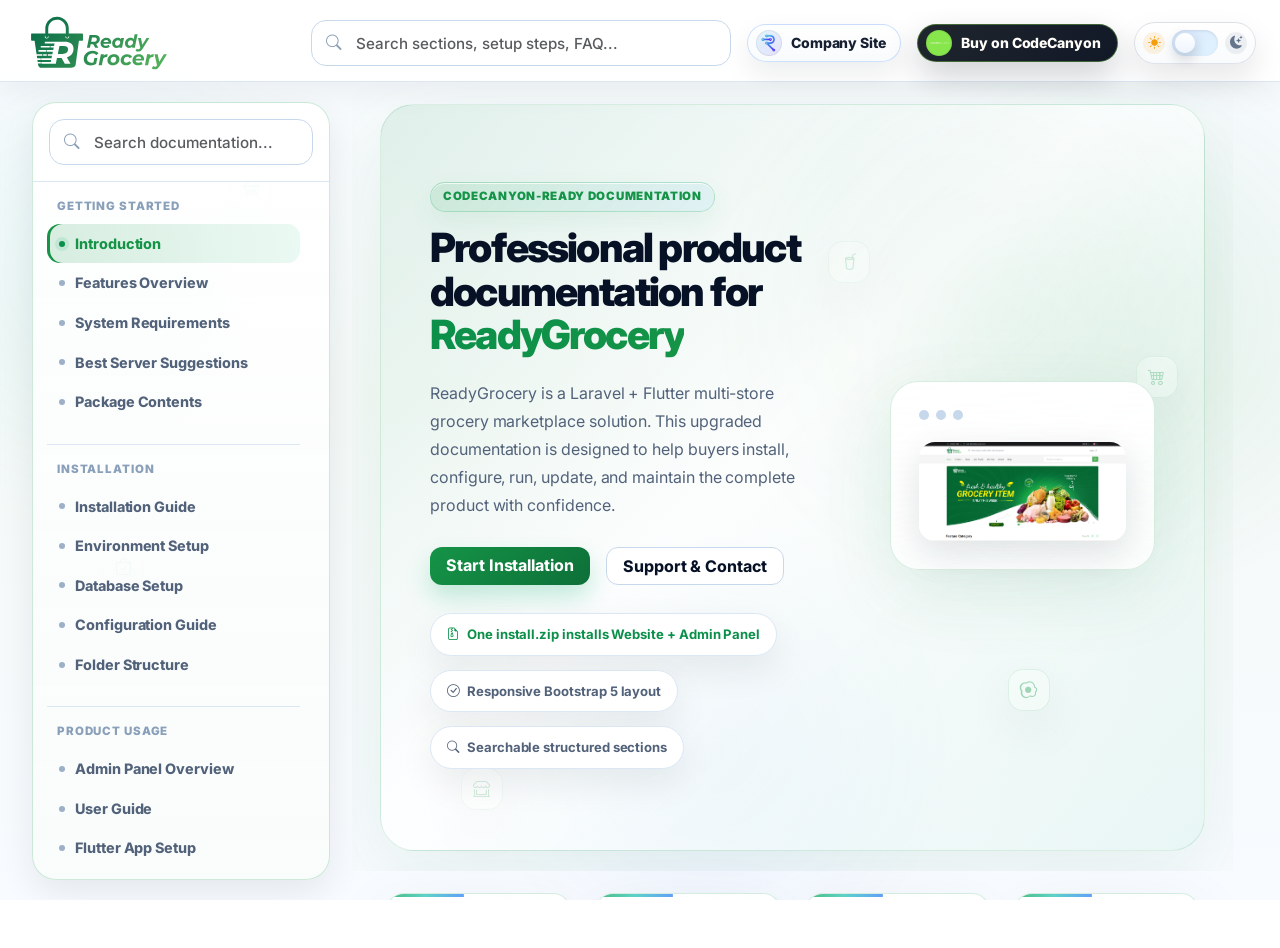
<file: index.html>
<!DOCTYPE html>
<html lang="en">
<head>
  <meta charset="utf-8">
  <meta http-equiv="X-UA-Compatible" content="IE=edge">
  <meta name="viewport" content="width=device-width, initial-scale=1">
  <title>ReadyGrocery Documentation | Premium Installation & User Guide</title>
  <meta name="description" content="Complete ReadyGrocery installation and user documentation. Install the Website and Admin Panel together from one install.zip package, then configure the Laravel system and Flutter mobile app.">
  <meta name="keywords" content="ReadyGrocery documentation, ReadyGrocery install.zip, Website and Admin Panel installation, Laravel grocery marketplace, Flutter grocery app, CodeCanyon documentation">
  <meta name="author" content="RazinSoft">
  <meta name="robots" content="index, follow">
  <meta name="theme-color" content="#163a2f">
  <meta property="og:type" content="website">
  <meta property="og:title" content="ReadyGrocery Documentation">
  <meta property="og:description" content="Modern, structured, and user-friendly documentation for the ReadyGrocery CodeCanyon product.">
  <meta property="og:image" content="assets/images/features/Product-Screen/project-lending.png">
  <meta property="og:url" content="./index.html">
  <link rel="canonical" href="./index.html">
  <link rel="shortcut icon" href="assets/images/project-fev-icon.png" type="image/x-icon">
  <link rel="preconnect" href="https://fonts.googleapis.com">
  <link rel="preconnect" href="https://fonts.gstatic.com" crossorigin>
  <link href="https://fonts.googleapis.com/css2?family=Inter:wght@400;500;600;700;800;900&family=JetBrains+Mono:wght@400;500;600&display=swap" rel="stylesheet">
  <link href="https://cdn.jsdelivr.net/npm/bootstrap@5.3.3/dist/css/bootstrap.min.css" rel="stylesheet" integrity="sha384-QWTKZyjpPEjISv5WaRU9OFeRpok6YctnYmDr5pNlyT2bRjXh0JMhjY6hW+ALEwIH" crossorigin="anonymous">
  <link rel="stylesheet" href="https://cdn.jsdelivr.net/npm/bootstrap-icons@1.11.3/font/bootstrap-icons.min.css">
  <link rel="stylesheet" href="assets/css/customize.css">
  <script type="application/ld+json">
    {
      "@context": "https://schema.org",
      "@type": "TechArticle",
      "headline": "ReadyGrocery Documentation",
      "description": "Installation and user documentation for the ReadyGrocery Laravel and Flutter marketplace product.",
      "author": {
        "@type": "Organization",
        "name": "RazinSoft"
      },
      "publisher": {
        "@type": "Organization",
        "name": "RazinSoft"
      },
      "about": {
        "@type": "SoftwareApplication",
        "name": "ReadyGrocery",
        "applicationCategory": "BusinessApplication"
      }
    }
  </script>
</head>
<body tabindex="0">
  <a class="skip-link" href="#main-content">Skip to content</a>
  <div class="reading-progress" aria-hidden="true"><span id="reading-progress-bar"></span></div>
  <div class="grocery-orbit" aria-hidden="true">
    <span class="grocery-float grocery-float-1"><i class="bi bi-basket2"></i></span>
    <span class="grocery-float grocery-float-2"><i class="bi bi-cart4"></i></span>
    <span class="grocery-float grocery-float-3"><i class="bi bi-bag-check"></i></span>
    <span class="grocery-float grocery-float-4"><i class="bi bi-egg-fried"></i></span>
    <span class="grocery-float grocery-float-5"><i class="bi bi-cup-straw"></i></span>
    <span class="grocery-float grocery-float-6"><i class="bi bi-shop-window"></i></span>
  </div>

  <header class="topbar sticky-top">
    <div class="container-xl px-3 px-lg-4 topbar-container">
      <div class="d-flex align-items-center justify-content-between gap-3 py-3">
        <a class="brand d-flex align-items-center text-decoration-none" href="#hero">
          <img src="assets/images/project-main-logo.svg" alt="ReadyGrocery logo" class="brand-logo">
        </a>

        <div class="d-flex align-items-center gap-2 gap-lg-3">
          <form class="search-shell d-none d-lg-flex" role="search">
            <i class="bi bi-search"></i>
            <input id="doc-search" class="form-control" type="search" placeholder="Search sections, setup steps, FAQ..." aria-label="Search documentation">
          </form>
          <a class="topbar-action topbar-action-company d-none d-md-inline-flex" href="https://razinsoft.com/" target="_blank" rel="noopener">
            <span class="topbar-action-icon"><img src="assets/images/razinsoft-favicon.png" alt="" aria-hidden="true"></span>
            <span>Company Site</span>
          </a>
          <a class="topbar-action topbar-action-market d-none d-sm-inline-flex" href="https://codecanyon.net/user/razinsoft/portfolio" target="_blank" rel="noopener">
            <span class="topbar-action-icon"><img src="assets/images/codecanyon-logo.svg" alt="" aria-hidden="true"></span>
            <span>Buy on CodeCanyon</span>
          </a>
          <button class="theme-toggle" id="theme-toggle" type="button" aria-label="Switch theme" aria-pressed="false">
            <span class="theme-icon theme-icon-light"><i class="bi bi-brightness-high-fill"></i></span>
            <span class="theme-toggle-track"><span class="theme-toggle-thumb"></span></span>
            <span class="theme-icon theme-icon-dark"><i class="bi bi-moon-stars-fill"></i></span>
          </button>
          <button class="btn btn-outline-light btn-sm d-lg-none" type="button" data-bs-toggle="offcanvas" data-bs-target="#mobileSidebar" aria-controls="mobileSidebar" aria-label="Open documentation menu">
            <i class="bi bi-list"></i>
          </button>
        </div>
      </div>
    </div>
  </header>

  <div class="offcanvas offcanvas-start docs-offcanvas" tabindex="-1" id="mobileSidebar" aria-labelledby="mobileSidebarLabel">
    <div class="offcanvas-header border-bottom">
      <h5 class="offcanvas-title" id="mobileSidebarLabel">Documentation Menu</h5>
      <button type="button" class="btn-close" data-bs-dismiss="offcanvas" aria-label="Close"></button>
    </div>
    <div class="offcanvas-body p-0">
      <div class="p-3 border-bottom">
        <div class="search-shell">
          <i class="bi bi-search"></i>
          <input id="doc-search-mobile" class="form-control" type="search" placeholder="Search documentation..." aria-label="Search documentation on mobile">
        </div>
      </div>
      <nav class="sidebar-nav" aria-label="Mobile sidebar navigation"></nav>
    </div>
  </div>

  <div class="container-xl docs-page-wrap">
    <div class="row g-0 docs-layout-row">
      <aside class="col-lg-3 col-xxl-2 d-none d-lg-block">
        <div class="sidebar-shell">
          <div class="sidebar-panel">
            <div class="sidebar-search">
              <div class="search-shell">
                <i class="bi bi-search"></i>
                <input id="doc-search-sidebar" class="form-control" type="search" placeholder="Search documentation..." aria-label="Search documentation from sidebar">
              </div>
            </div>
            <nav id="docs-nav" class="sidebar-nav" aria-label="Documentation sidebar">
              <div class="nav-group">
                <p class="nav-label">Getting Started</p>
                <a href="#introduction" class="nav-link-doc">Introduction</a>
                <a href="#features" class="nav-link-doc">Features Overview</a>
                <a href="#requirements" class="nav-link-doc">System Requirements</a>
                <a href="#server-suggestions" class="nav-link-doc">Best Server Suggestions</a>
                <a href="#package-contents" class="nav-link-doc">Package Contents</a>
              </div>
              <div class="nav-group">
                <p class="nav-label">Installation</p>
                <a href="#installation" class="nav-link-doc">Installation Guide</a>
                <a href="#environment-setup" class="nav-link-doc">Environment Setup</a>
                <a href="#database-setup" class="nav-link-doc">Database Setup</a>
                <a href="#configuration" class="nav-link-doc">Configuration Guide</a>
                <a href="#folder-structure" class="nav-link-doc">Folder Structure</a>
              </div>
              <div class="nav-group">
                <p class="nav-label">Product Usage</p>
                <a href="#admin-overview" class="nav-link-doc">Admin Panel Overview</a>
                <a href="#user-guide" class="nav-link-doc">User Guide</a>
                <a href="#flutter-setup" class="nav-link-doc">Flutter App Setup</a>
                <a href="#fcm-setup" class="nav-link-doc">FCM & Firebase Setup</a>
                <a href="#publishing" class="nav-link-doc">Store Publishing Guide</a>
              </div>
              <div class="nav-group">
                <p class="nav-label">Maintenance</p>
                <a href="#update-guide" class="nav-link-doc">Update Guide</a>
                <a href="#troubleshooting" class="nav-link-doc">Troubleshooting</a>
                <a href="#faq" class="nav-link-doc">FAQ</a>
              </div>
              <div class="nav-group">
                <p class="nav-label">Support</p>
                <a href="#support" class="nav-link-doc">Support Information</a>
                <a href="#changelog" class="nav-link-doc">Changelog</a>
                <a href="#credits" class="nav-link-doc">Credits</a>
              </div>
            </nav>
          </div>
        </div>
      </aside>

      <main class="col-lg-9 col-xxl-10" id="main-content">
        <section class="hero-section" id="hero">
          <div class="hero-grid"></div>
          <div class="docs-container">
            <div class="row align-items-center g-4">
              <div class="col-xl-7">
                <span class="eyebrow">CodeCanyon-ready documentation</span>
                <h1 class="hero-title">Professional product documentation for <span>ReadyGrocery</span></h1>
                <p class="hero-copy">
                  ReadyGrocery is a Laravel + Flutter multi-store grocery marketplace solution. This upgraded documentation is designed to help buyers install, configure, run, update, and maintain the complete product with confidence.
                </p>
                <div class="hero-actions">
                  <a class="btn btn-success btn-lg" href="#installation">Start Installation</a>
                  <a class="btn btn-outline-light btn-lg" href="#support">Support & Contact</a>
                </div>
                <div class="hero-badges">
                  <span class="badge-glass badge-highlight"><i class="bi bi-file-earmark-zip"></i> One install.zip installs Website + Admin Panel</span>
                  <span class="badge-glass"><i class="bi bi-check-circle"></i> Responsive Bootstrap 5 layout</span>
                  <span class="badge-glass"><i class="bi bi-search"></i> Searchable structured sections</span>
                </div>
              </div>
              <div class="col-xl-5">
                <div class="hero-card">
                  <div class="hero-card-top">
                    <span class="dot"></span>
                    <span class="dot"></span>
                    <span class="dot"></span>
                  </div>
                  <img src="assets/images/features/Product-Screen/project-lending.png" class="img-fluid rounded-4" alt="ReadyGrocery landing page preview">
                </div>
              </div>
            </div>
          </div>
        </section>

        <section class="content-shell">
          <div class="docs-container">
            <div class="row g-4 metrics-row">
              <div class="col-sm-6 col-xl-3">
                <div class="metric-card">
                  <span class="metric-icon"><i class="bi bi-layers"></i></span>
                  <span class="metric-label">Product Stack</span>
                  <strong>Laravel + Flutter</strong>
                  <p>Website and Admin Panel install together, with a companion mobile app.</p>
                </div>
              </div>
              <div class="col-sm-6 col-xl-3">
                <div class="metric-card">
                  <span class="metric-icon"><i class="bi bi-diagram-3"></i></span>
                  <span class="metric-label">Documentation Scope</span>
                  <strong>End-to-End Setup</strong>
                  <p>From server requirements and `.env` setup to updates and troubleshooting.</p>
                </div>
              </div>
              <div class="col-sm-6 col-xl-3">
                <div class="metric-card">
                  <span class="metric-icon"><i class="bi bi-patch-check"></i></span>
                  <span class="metric-label">Submission Ready</span>
                  <strong>CodeCanyon Friendly</strong>
                  <p>Structured headings, cleaner UX, and clearer technical guidance.</p>
                </div>
              </div>
              <div class="col-sm-6 col-xl-3">
                <div class="metric-card">
                  <span class="metric-icon"><i class="bi bi-calendar2-check"></i></span>
                  <span class="metric-label">Last Refresh</span>
                  <strong>June 16, 2026</strong>
                  <p>Reorganized for clarity, consistency, and a more professional presentation.</p>
                </div>
              </div>
            </div>

            <section id="introduction" class="doc-section searchable" data-search="introduction overview ReadyGrocery documentation laravel flutter grocery marketplace">
              <div class="section-heading-wrap">
                <span class="section-kicker">Introduction</span>
                <h2>Welcome to the ReadyGrocery documentation</h2>
                <p>This guide consolidates the original documentation into a single professional reference so customers can install the product faster, configure it correctly, and understand how the web app, admin panel, and Flutter app fit together.</p>
              </div>
              <div class="row g-4">
                <div class="col-xl-8">
                  <div class="info-card">
                    <h3>What this documentation covers</h3>
                    <ul class="icon-list">
                      <li><i class="bi bi-check2-circle"></i> Server and local environment preparation</li>
                      <li><i class="bi bi-check2-circle"></i> One-step Laravel installation for both Website and Admin Panel</li>
                      <li><i class="bi bi-check2-circle"></i> Database creation, migration, and optional demo data import</li>
                      <li><i class="bi bi-check2-circle"></i> Flutter setup, Firebase/FCM integration, and store publishing</li>
                      <li><i class="bi bi-check2-circle"></i> Product update workflow, troubleshooting, FAQ, and support guidance</li>
                    </ul>
                  </div>
                </div>
                <div class="col-xl-4">
                  <div class="info-card compact-card">
                    <span class="tiny-label">Quick Facts</span>
                    <dl class="mini-specs">
                      <div><dt>Product</dt><dd>ReadyGrocery</dd></div>
                      <div><dt>Author</dt><dd>RazinSoft</dd></div>
                      <div><dt>Web Installer</dt><dd>Website + Admin Panel</dd></div>
                      <div><dt>Support</dt><dd>CodeCanyon item support</dd></div>
                    </dl>
                  </div>
                </div>
              </div>
              <div class="alert alert-primary custom-alert mt-4" role="alert">
                <i class="bi bi-info-circle-fill"></i>
                <div>
                  <strong>Important:</strong> Keep your purchase code, domain details, mail credentials, and Firebase account ready before starting installation. Those are required in the product setup and verification flow.
                </div>
              </div>
            </section>

            <section id="features" class="doc-section searchable" data-search="features overview multi store marketplace delivery orders payments notifications coupons vendors customers admin">
              <div class="section-heading-wrap">
                <span class="section-kicker">Features</span>
                <h2>Features overview</h2>
                <p>ReadyGrocery is positioned as a complete grocery marketplace solution rather than a single storefront. The following feature areas are the ones buyers typically expect to understand before deployment.</p>
              </div>
              <div class="row g-4">
                <div class="col-md-6 col-xl-4">
                  <div class="feature-card">
                    <i class="bi bi-shop-window"></i>
                    <h3>Marketplace Architecture</h3>
                    <p>Supports grocery, multi-store, and eCommerce workflows through a central web admin and a customer-facing storefront.</p>
                  </div>
                </div>
                <div class="col-md-6 col-xl-4">
                  <div class="feature-card">
                    <i class="bi bi-speedometer2"></i>
                    <h3>Admin Management</h3>
                    <p>Use the Laravel admin panel to control catalog data, business settings, orders, promotions, users, and operational configuration.</p>
                  </div>
                </div>
                <div class="col-md-6 col-xl-4">
                  <div class="feature-card">
                    <i class="bi bi-phone"></i>
                    <h3>Flutter Mobile App</h3>
                    <p>The companion mobile app lets you deliver a native Android and iOS experience with Firebase notification support.</p>
                  </div>
                </div>
                <div class="col-md-6 col-xl-4">
                  <div class="feature-card">
                    <i class="bi bi-credit-card-2-front"></i>
                    <h3>Payments & Checkout</h3>
                    <p>Configuration support for payment gateways and purchase flows is included in the backend and mobile setup process.</p>
                  </div>
                </div>
                <div class="col-md-6 col-xl-4">
                  <div class="feature-card">
                    <i class="bi bi-bell"></i>
                    <h3>Notifications & Messaging</h3>
                    <p>Firebase and SMS-related settings can be configured to support customer communication and order-related notifications.</p>
                  </div>
                </div>
                <div class="col-md-6 col-xl-4">
                  <div class="feature-card">
                    <i class="bi bi-arrow-repeat"></i>
                    <h3>Update-Friendly Flow</h3>
                    <p>The product includes an update path through the browser and server-side composer workflow for future releases.</p>
                  </div>
                </div>
              </div>
            </section>

            <section id="requirements" class="doc-section searchable" data-search="requirements php laravel composer mysql flutter dart jdk android studio xcode node npm extensions">
              <div class="section-heading-wrap">
                <span class="section-visual-icon"><i class="bi bi-hdd-network"></i></span>
                <span class="section-kicker">Requirements</span>
                <h2>System requirements</h2>
                <p>Use the following baseline requirements before installation. Matching these versions or their compatible equivalents will reduce avoidable setup issues.</p>
              </div>
              <div class="row g-4">
                <div class="col-xl-6">
                  <div class="table-card requirement-table-card">
                    <div class="card-head">
                      <div class="card-title-cluster">
                        <span class="card-head-icon"><i class="bi bi-window-sidebar"></i></span>
                        <h3>Web & Admin Requirements</h3>
                      </div>
                      <span class="soft-badge">Laravel stack</span>
                    </div>
                    <div class="table-responsive">
                      <table class="table align-middle mb-0">
                        <thead>
                          <tr><th>Component</th><th>Recommended</th><th>Notes</th></tr>
                        </thead>
                        <tbody>
                          <tr><td>PHP</td><td>8.2.x</td><td>Enable common Laravel extensions before installer launch.</td></tr>
                          <tr><td>Laravel</td><td>10.x</td><td>Core backend framework used by the product.</td></tr>
                          <tr><td>MySQL</td><td>8.x</td><td>Create a dedicated database and user for production.</td></tr>
                          <tr><td>Composer</td><td>2.7.x+</td><td>Required for dependency install and updates.</td></tr>
                          <tr><td>Node.js / npm</td><td>Latest LTS</td><td>Recommended if frontend assets need rebuilding.</td></tr>
                          <tr><td>Web Server</td><td>Apache / Nginx</td><td>Point document root to Laravel `public/`.</td></tr>
                        </tbody>
                      </table>
                    </div>
                  </div>
                </div>
                <div class="col-xl-6">
                  <div class="table-card requirement-table-card">
                    <div class="card-head">
                      <div class="card-title-cluster">
                        <span class="card-head-icon"><i class="bi bi-phone"></i></span>
                        <h3>Flutter App Requirements</h3>
                      </div>
                      <span class="soft-badge">Mobile stack</span>
                    </div>
                    <div class="table-responsive">
                      <table class="table align-middle mb-0">
                        <thead>
                          <tr><th>Component</th><th>Recommended</th><th>Notes</th></tr>
                        </thead>
                        <tbody>
                          <tr><td>Flutter SDK</td><td>3.35.3</td><td>Install from the official Flutter channel.</td></tr>
                          <tr><td>Dart</td><td>3.5.0+</td><td>Comes with Flutter SDK.</td></tr>
                          <tr><td>JDK</td><td>21</td><td>Set `JAVA_HOME` correctly for Android builds.</td></tr>
                          <tr><td>Android SDK</td><td>35.0.0</td><td>Install through Android Studio SDK Manager.</td></tr>
                          <tr><td>Android Studio</td><td>2022.3+</td><td>Install Flutter, Dart, and Gradle plugins.</td></tr>
                          <tr><td>Xcode</td><td>Latest stable</td><td>Required only for iOS builds on macOS.</td></tr>
                        </tbody>
                      </table>
                    </div>
                  </div>
                </div>
              </div>
              <div class="row g-4 mt-1">
                <div class="col-lg-8">
                  <div class="note-card success-note">
                    <h3><i class="bi bi-shield-check"></i> Required PHP extensions</h3>
                    <p>Before starting the installer, make sure your server has the common Laravel requirements enabled, including `openssl`, `pdo`, `mbstring`, `tokenizer`, `json`, `xml`, `ctype`, `fileinfo`, `curl`, and `bcmath`.</p>
                  </div>
                </div>
                <div class="col-lg-4">
                  <div class="note-card warning-note">
                    <h3><i class="bi bi-exclamation-triangle"></i> Hosting tip</h3>
                    <p>Shared hosting can work, but a VPS or managed cloud server generally gives better performance, control, and fewer extension-related issues.</p>
                  </div>
                </div>
              </div>
            </section>

            <section id="server-suggestions" class="doc-section searchable" data-search="best server suggestions production vps hosting digitalocean hostinger namecheap aws lightsail laravel nginx mysql ssl">
              <div class="section-heading-wrap">
                <span class="section-kicker">Hosting Recommendation</span>
                <h2>Best server suggestions for production</h2>
                <p>Choose your production server based on expected traffic, order volume, and operational needs. A VPS or managed cloud server is strongly recommended over low-resource shared hosting for a Laravel marketplace with Website, Admin Panel, APIs, cron jobs, queues, and media uploads.</p>
              </div>
              <div class="server-hero-card">
                <div>
                  <span class="status-pill"><i class="bi bi-trophy-fill"></i> Production guidance</span>
                  <h3>Start with a VPS that can handle Laravel, MySQL, storage, queues, and scheduled jobs reliably.</h3>
                  <p>For most stores, the Standard / Medium Project plan is the best starting point. Upgrade when traffic, product count, image uploads, or concurrent orders increase.</p>
                </div>
                <div class="server-hero-spec">
                  <span>Recommended baseline</span>
                  <strong>2 vCPU / 4 GB RAM / 60 GB SSD</strong>
                  <small>Ubuntu LTS + Nginx + PHP-FPM + MySQL + SSL + cron scheduler</small>
                </div>
              </div>

              <div class="server-tier-grid">
                <article class="server-tier-card">
                  <div class="server-tier-top">
                    <span class="server-tier-icon"><i class="bi bi-seedling"></i></span>
                    <span class="server-tier-badge">Starter</span>
                  </div>
                  <h3>Small Project</h3>
                  <p>Good for demos, early launch, or stores with light traffic and limited products.</p>
                  <dl class="server-spec-list">
                    <div><dt>CPU</dt><dd>1-2 vCPU</dd></div>
                    <div><dt>RAM</dt><dd>2 GB</dd></div>
                    <div><dt>Storage</dt><dd>40 GB SSD</dd></div>
                    <div><dt>Bandwidth</dt><dd>1-2 TB</dd></div>
                  </dl>
                  <div class="server-best-for"><strong>Best for</strong><span>Testing, small catalog, low daily orders</span></div>
                </article>

                <article class="server-tier-card featured">
                  <div class="server-tier-top">
                    <span class="server-tier-icon"><i class="bi bi-speedometer2"></i></span>
                    <span class="server-tier-badge recommended">Recommended</span>
                  </div>
                  <h3>Standard / Medium Project</h3>
                  <p>Best default choice for a real production launch with stable storefront and admin usage.</p>
                  <dl class="server-spec-list">
                    <div><dt>CPU</dt><dd>2 vCPU</dd></div>
                    <div><dt>RAM</dt><dd>4 GB</dd></div>
                    <div><dt>Storage</dt><dd>60-80 GB SSD</dd></div>
                    <div><dt>Bandwidth</dt><dd>2-4 TB</dd></div>
                  </dl>
                  <div class="server-best-for"><strong>Best for</strong><span>Production stores, regular orders, queues, cron jobs</span></div>
                </article>

                <article class="server-tier-card">
                  <div class="server-tier-top">
                    <span class="server-tier-icon"><i class="bi bi-graph-up-arrow"></i></span>
                    <span class="server-tier-badge value">Best Value</span>
                  </div>
                  <h3>Business / High Traffic</h3>
                  <p>Recommended when catalog size, customer activity, API usage, or order volume grows.</p>
                  <dl class="server-spec-list">
                    <div><dt>CPU</dt><dd>4 vCPU</dd></div>
                    <div><dt>RAM</dt><dd>8 GB</dd></div>
                    <div><dt>Storage</dt><dd>100+ GB SSD</dd></div>
                    <div><dt>Bandwidth</dt><dd>4-6 TB</dd></div>
                  </dl>
                  <div class="server-best-for"><strong>Best for</strong><span>Growing marketplaces, heavy uploads, active campaigns</span></div>
                </article>

                <article class="server-tier-card">
                  <div class="server-tier-top">
                    <span class="server-tier-icon"><i class="bi bi-cloud-check"></i></span>
                    <span class="server-tier-badge performance">High Performance</span>
                  </div>
                  <h3>Enterprise / Large Scale</h3>
                  <p>Use managed cloud infrastructure when uptime, scaling, and monitoring are critical.</p>
                  <dl class="server-spec-list">
                    <div><dt>CPU</dt><dd>8+ vCPU</dd></div>
                    <div><dt>RAM</dt><dd>16+ GB</dd></div>
                    <div><dt>Storage</dt><dd>200+ GB SSD</dd></div>
                    <div><dt>Bandwidth</dt><dd>Custom / scalable</dd></div>
                  </dl>
                  <div class="server-best-for"><strong>Best for</strong><span>Large teams, high traffic, load balancing, managed DB</span></div>
                </article>
              </div>

              <div class="server-provider-strip">
                <div><img src="assets/images/server-icons/digitalocean.svg" alt="DigitalOcean icon"><span>DigitalOcean</span><small>Best overall VPS</small></div>
                <div><img src="assets/images/server-icons/hostinger.svg" alt="Hostinger icon"><span>Hostinger VPS</span><small>Budget friendly</small></div>
                <div><img src="assets/images/server-icons/namecheap.svg" alt="Namecheap icon"><span>Namecheap VPS</span><small>Cost effective</small></div>
                <div><img src="assets/images/server-icons/aws.svg" alt="AWS icon"><span>AWS</span><small>Enterprise scale</small></div>
              </div>

              <div class="callout callout-note mt-4">
                <span class="callout-icon"><i class="bi bi-shield-lock"></i></span>
                <div><strong>Production setup tip</strong><p>Use Ubuntu LTS, Nginx, PHP-FPM, MySQL, Redis if queue/cache is needed, Certbot SSL, daily backups, and a properly configured cron job for Laravel scheduler.</p></div>
              </div>
            </section>

            <section id="package-contents" class="doc-section searchable" data-search="package contents source code admin app documentation mobile flutter files download">
              <div class="section-heading-wrap">
                <span class="section-visual-icon"><i class="bi bi-box-seam"></i></span>
                <span class="section-kicker">Package</span>
                <h2>Package contents</h2>
                <p>After downloading the product from CodeCanyon, locate the web installer and mobile application source. The Website and Admin Panel are not separate web installations: both are deployed together from the same <code>install.zip</code> package.</p>
              </div>
              <div class="bundle-banner package-spotlight mb-4">
                <div class="bundle-icon"><i class="bi bi-file-earmark-zip-fill"></i></div>
                <div class="package-spotlight-copy">
                  <span class="tiny-label">Single Web Installation Package</span>
                  <h3><code>install.zip</code> installs the Website and Admin Panel together</h3>
                  <p>Upload and install this archive once. The installer prepares the shared Laravel application, database, public Website, and protected Admin Panel in one guided process.</p>
                </div>
                <div class="bundle-result package-flow">
                  <span><i class="bi bi-globe2"></i> Website</span>
                  <i class="bi bi-plus-lg"></i>
                  <span><i class="bi bi-speedometer2"></i> Admin Panel</span>
                </div>
              </div>
              <div class="row g-4">
                <div class="col-md-6 col-xl-4">
                  <div class="stack-card">
                    <span class="stack-icon"><i class="bi bi-file-earmark-zip"></i></span>
                    <h3><code>install.zip</code></h3>
                    <p>The complete Laravel web system containing both the Website and Admin Panel.</p>
                  </div>
                </div>
                <div class="col-md-6 col-xl-4">
                  <div class="stack-card">
                    <span class="stack-icon"><i class="bi bi-phone-vibrate"></i></span>
                    <h3>Flutter App</h3>
                    <p>The companion Android and iOS source package, configured after the web system is online.</p>
                  </div>
                </div>
                <div class="col-md-6 col-xl-4">
                  <div class="stack-card">
                    <span class="stack-icon"><i class="bi bi-journal-richtext"></i></span>
                    <h3>Documentation</h3>
                    <p>Updated setup, publishing, and maintenance instructions.</p>
                  </div>
                </div>
              </div>
            </section>

            <section id="installation" class="doc-section searchable" data-search="installation guide install.zip cpanel website admin panel upload extract database wizard purchase code access">
              <div class="section-heading-wrap">
                <span class="section-kicker">Installation</span>
                <h2>Install the Website and Admin Panel together</h2>
                <p>ReadyGrocery uses one guided web installation. Upload <code>install.zip</code> to your server and complete the installer once; the process installs and configures both the public Website and the Admin Panel automatically.</p>
              </div>
              <div class="installation-outcome">
                <div class="outcome-copy">
                  <span class="status-pill"><i class="bi bi-stars"></i> One installer, two ready-to-use interfaces</span>
                  <h3>What the installer deploys</h3>
                  <p>The Website and Admin Panel share the same Laravel application, database, and configuration. Do not upload or install them separately.</p>
                </div>
                <div class="outcome-products">
                  <div><i class="bi bi-shop-window"></i><strong>Website</strong><span>Customer storefront</span></div>
                  <div><i class="bi bi-shield-lock"></i><strong>Admin Panel</strong><span>Business management</span></div>
                </div>
              </div>

              <div class="callout callout-note mt-4">
                <span class="callout-icon"><i class="bi bi-info-lg"></i></span>
                <div><strong>Before you begin</strong><p>Connect the domain or subdomain to the target server directory, confirm the required PHP extensions are enabled, and keep your database details and CodeCanyon purchase code ready.</p></div>
              </div>

              <div class="installer-timeline mt-5">
                <article class="installer-step">
                  <div class="installer-marker"><span>01</span></div>
                  <div class="installer-content">
                    <span class="step-label">Upload package</span>
                    <h3>Open File Manager and upload <code>install.zip</code></h3>
                    <p>Sign in to your hosting control panel, open <strong>File Manager</strong>, and navigate to the document root connected to your domain. Upload the provided <code>install.zip</code> file to this directory.</p>
                    <div class="screenshot-grid">
                      <figure class="screenshot-card"><img src="assets/images/features/Product-Screen/ReadyeCommerce-Screenshot-03.jpg" alt="Open File Manager in cPanel" loading="lazy"><figcaption><span>1A</span> Open cPanel File Manager.</figcaption></figure>
                      <figure class="screenshot-card"><img src="assets/images/features/Product-Screen/ready-ecommerce(1).jpg" alt="Select the installation ZIP file for upload" loading="lazy"><figcaption><span>1B</span> Select and upload <code>install.zip</code>.</figcaption></figure>
                    </div>
                    <div class="callout callout-warning"><span class="callout-icon"><i class="bi bi-exclamation-triangle"></i></span><div><strong>Use the provided archive</strong><p>Upload <code>install.zip</code> directly. You do not need separate Website and Admin Panel archives.</p></div></div>
                  </div>
                </article>

                <article class="installer-step">
                  <div class="installer-marker"><span>02</span></div>
                  <div class="installer-content">
                    <span class="step-label">Extract files</span>
                    <h3>Extract the archive into the domain root</h3>
                    <p>After the upload reaches 100%, return to File Manager, select <code>install.zip</code>, and choose <strong>Extract</strong>. If the files are extracted inside a nested folder, move all extracted contents into the domain root.</p>
                    <div class="screenshot-grid">
                      <figure class="screenshot-card"><img src="assets/images/features/Product-Screen/ReadyeCommerce-Screenshot-06.jpg" alt="Completed ZIP file upload in cPanel" loading="lazy"><figcaption><span>2A</span> Confirm the upload is complete.</figcaption></figure>
                      <figure class="screenshot-card"><img src="assets/images/features/Product-Screen/ready-ecommerce(3).jpg" alt="Extract install ZIP in cPanel" loading="lazy"><figcaption><span>2B</span> Extract the installation archive.</figcaption></figure>
                      <figure class="screenshot-card screenshot-wide"><img src="assets/images/features/Product-Screen/ReadyeCommerce-Screenshot-08.jpg" alt="Move extracted files to domain root" loading="lazy"><figcaption><span>2C</span> Move extracted files to the domain root when required.</figcaption></figure>
                    </div>
                  </div>
                </article>

                <article class="installer-step">
                  <div class="installer-marker"><span>03</span></div>
                  <div class="installer-content">
                    <span class="step-label">Create database</span>
                    <h3>Create a MySQL database and assign a user</h3>
                    <p>From cPanel, open <strong>MySQL Database Wizard</strong>. Create a new database, create or select a database user, assign the user to the database, and grant all required privileges. Keep these credentials available for the installer.</p>
                    <figure class="screenshot-card screenshot-feature"><img src="assets/images/features/Product-Screen/ReadyeCommerce-Screenshot-09.jpg" alt="Open MySQL Database Wizard in cPanel" loading="lazy"><figcaption><span>3</span> Create the application database with MySQL Database Wizard.</figcaption></figure>
                  </div>
                </article>

                <article class="installer-step">
                  <div class="installer-marker"><span>04</span></div>
                  <div class="installer-content">
                    <span class="step-label">Launch installer</span>
                    <h3>Open your installation URL and pass the server checks</h3>
                    <p>Open the domain connected to the extracted files, for example <code>https://your-domain.com</code>. Select <strong>Start Installation Process</strong>, review the directory permission check, and confirm every required PHP extension is enabled before continuing.</p>
                    <div class="callout callout-warning"><span class="callout-icon"><i class="bi bi-shield-exclamation"></i></span><div><strong>Do not continue with failed checks</strong><p>If a required extension or folder permission is marked as unavailable, correct it in your hosting panel and refresh the installer before proceeding.</p></div></div>
                  </div>
                </article>

                <article class="installer-step">
                  <div class="installer-marker"><span>05</span></div>
                  <div class="installer-content">
                    <span class="step-label">Application settings</span>
                    <h3>Configure the shared Website and Admin Panel application</h3>
                    <p>Enter the application name and base URL, select <strong>production</strong> as the environment, use <strong>public</strong> as the filesystem, and keep debug mode disabled for a live server. These settings apply to both interfaces.</p>
                    <figure class="screenshot-card screenshot-feature"><img src="assets/images/features/Product-Screen/ready-ecommerce(12).jpg" alt="ReadyGrocery application configuration fields" loading="lazy"><figcaption><span>5</span> Complete the shared application settings.</figcaption></figure>
                  </div>
                </article>

                <article class="installer-step">
                  <div class="installer-marker"><span>06</span></div>
                  <div class="installer-content">
                    <span class="step-label">Database connection</span>
                    <h3>Enter the database credentials</h3>
                    <p>Select MySQL and enter the host, port, database name, username, and password created in Step 3. The default MySQL port is usually <code>3306</code>; the database host depends on your hosting provider.</p>
                    <figure class="screenshot-card screenshot-feature"><img src="assets/images/features/Product-Screen/ready-ecommerce(13).jpg" alt="ReadyGrocery database credential fields" loading="lazy"><figcaption><span>6</span> Connect the installer to your database.</figcaption></figure>
                  </div>
                </article>

                <article class="installer-step">
                  <div class="installer-marker"><span>07</span></div>
                  <div class="installer-content">
                    <span class="step-label">License verification</span>
                    <h3>Verify your CodeCanyon purchase</h3>
                    <p>Enter your email address, domain, CodeCanyon username, and valid ReadyGrocery purchase code. Submit the verification form to continue to final installation.</p>
                    <figure class="screenshot-card screenshot-feature"><img src="assets/images/features/Product-Screen/ready-ecommerce(14).jpg" alt="ReadyGrocery CodeCanyon purchase verification form" loading="lazy"><figcaption><span>7</span> Verify the licensed purchase.</figcaption></figure>
                  </div>
                </article>

                <article class="installer-step installer-step-final">
                  <div class="installer-marker"><span>08</span></div>
                  <div class="installer-content">
                    <span class="step-label">Complete installation</span>
                    <h3>Finish once, then access both interfaces</h3>
                    <p>Review the final confirmation and select <strong>Final Submission</strong>. The installer creates the database structure and completes the shared Laravel setup. After the success screen appears, use the links below to access the Website and Admin Panel.</p>
                    <div class="access-grid">
                      <div class="access-card"><span class="access-icon"><i class="bi bi-shop-window"></i></span><div><small>Customer Website</small><code>https://your-domain.com</code></div></div>
                      <div class="access-card"><span class="access-icon"><i class="bi bi-speedometer2"></i></span><div><small>Admin Panel (default route)</small><code>https://your-domain.com/admin</code></div></div>
                    </div>
                    <div class="callout callout-success"><span class="callout-icon"><i class="bi bi-check2"></i></span><div><strong>Installation complete</strong><p>Your Website and Admin Panel are now installed together and connected to the same database. Sign in to the Admin Panel to complete business settings before launch.</p></div></div>
                  </div>
                </article>
              </div>

              <div class="post-install-checklist mt-5">
                <div>
                  <span class="section-kicker">After Installation</span>
                  <h3>Production launch checklist</h3>
                  <p>Complete these checks before allowing customers to use the Website.</p>
                </div>
                <ul class="launch-checks">
                  <li><i class="bi bi-check-circle-fill"></i> Sign in to the Admin Panel and change the default administrator password.</li>
                  <li><i class="bi bi-check-circle-fill"></i> Configure branding, business details, currency, timezone, mail, payments, and notifications.</li>
                  <li><i class="bi bi-check-circle-fill"></i> Confirm the Website loads over HTTPS and test registration, checkout, and order management.</li>
                  <li><i class="bi bi-check-circle-fill"></i> Remove the installation archive from the server after confirming the system works.</li>
                </ul>
              </div>
            </section>

            <section id="environment-setup" class="doc-section searchable" data-search="environment setup env app name app url database mail smtp credentials config">
              <div class="section-heading-wrap">
                <span class="section-kicker">Environment</span>
                <h2>Environment setup</h2>
                <p>The web installer creates the core environment configuration for both the Website and Admin Panel. The `.env` file shown below is an advanced reference for administrators who need to review or update server-level settings after installation.</p>
              </div>
              <div class="row g-4">
                <div class="col-xl-7">
                  <div class="code-card">
                    <div class="code-card-header">
                      <span><i class="bi bi-file-earmark-code"></i> Minimum `.env` example</span>
                      <button class="copy-code-btn" type="button" data-copy-target="env-example">Copy</button>
                    </div>
                    <pre><code id="env-example">APP_NAME=ReadyGrocery
APP_ENV=production
APP_URL=https://your-domain.com

DB_DATABASE=your_database_name
DB_USERNAME=your_database_user
DB_PASSWORD=your_database_password

MAIL_MAILER=smtp
MAIL_HOST=smtp.gmail.com
MAIL_PORT=587
MAIL_USERNAME=your_email@example.com
MAIL_PASSWORD=your_mail_password
MAIL_ENCRYPTION=tls
MAIL_FROM_ADDRESS=no-reply@example.com</code></pre>
                  </div>
                </div>
                <div class="col-xl-5">
                  <div class="info-card h-100">
                    <h3>Configuration checklist</h3>
                    <ul class="check-list">
                      <li>Set `APP_URL` to the final live domain for production.</li>
                      <li>Use a dedicated database user with the correct privileges.</li>
                      <li>Verify SMTP credentials before enabling transactional email flows.</li>
                      <li>Keep production secrets outside public repositories.</li>
                      <li>Review any payment, SMS, and Firebase keys from the admin settings panel after installation.</li>
                    </ul>
                  </div>
                </div>
              </div>
            </section>

            <section id="database-setup" class="doc-section searchable" data-search="database setup mysql phpmyadmin migrate seed demo data artisan app push data">
              <div class="section-heading-wrap">
                <span class="section-kicker">Database</span>
                <h2>Database setup</h2>
                <p>Create one empty MySQL database before opening the web installer. During installation, ReadyGrocery connects both the Website and Admin Panel to this same database and prepares the required tables automatically.</p>
              </div>
              <div class="row g-4 align-items-start">
                <div class="col-xl-5">
                  <figure class="media-card">
                    <img src="assets/images/features/create-new-database.png" class="img-fluid" alt="Create a database in phpMyAdmin">
                    <figcaption>Example: creating a new database from phpMyAdmin.</figcaption>
                  </figure>
                </div>
                <div class="col-xl-7">
                  <div class="info-card">
                    <h3>Recommended database flow</h3>
                    <ol class="number-list">
                      <li>Create a dedicated database for the application.</li>
                      <li>Create or assign a dedicated database user.</li>
                      <li>Update `.env` with the database name, username, and password.</li>
                      <li>Run migrations and any package-specific setup commands.</li>
                      <li>Optionally load demo data for testing and evaluation.</li>
                    </ol>
                  </div>
                  <div class="code-card mt-4">
                    <div class="code-card-header">
                      <span><i class="bi bi-database-check"></i> Optional demo data command</span>
                      <button class="copy-code-btn" type="button" data-copy-target="demo-data-command">Copy</button>
                    </div>
                    <pre><code id="demo-data-command">php artisan app:push-data</code></pre>
                  </div>
                </div>
              </div>
            </section>

            <section id="configuration" class="doc-section searchable" data-search="configuration guide payment sms firebase app settings admin settings domain storage permission">
              <div class="section-heading-wrap">
                <span class="section-kicker">Configuration</span>
                <h2>Configuration guide</h2>
                <p>Once the application is installed, complete the business and service-level settings from the admin panel so the product can operate correctly in production.</p>
              </div>
              <div class="row g-4">
                <div class="col-md-6 col-xl-3">
                  <div class="mini-card">
                    <h3>General Settings</h3>
                    <p>Application name, domain, branding, timezone, and localization preferences.</p>
                  </div>
                </div>
                <div class="col-md-6 col-xl-3">
                  <div class="mini-card">
                    <h3>Mail Settings</h3>
                    <p>SMTP host, port, encryption type, and sender identity for transactional messages.</p>
                  </div>
                </div>
                <div class="col-md-6 col-xl-3">
                  <div class="mini-card">
                    <h3>Payments & SMS</h3>
                    <p>Configure gateway credentials and any supported SMS provider details carefully.</p>
                  </div>
                </div>
                <div class="col-md-6 col-xl-3">
                  <div class="mini-card">
                    <h3>Mobile Services</h3>
                    <p>Set Firebase, FCM, and application package identifiers for Android and iOS.</p>
                  </div>
                </div>
              </div>
              <div class="alert alert-success custom-alert mt-4" role="alert">
                <i class="bi bi-lightbulb-fill"></i>
                <div>
                  After any major configuration change, clear caches if your deployment process requires it, then re-test login, checkout, notifications, and admin actions before going live.
                </div>
              </div>
            </section>

            <section id="folder-structure" class="doc-section searchable" data-search="folder structure app bootstrap config database public resources routes storage vendor flutter android ios lib assets">
              <div class="section-heading-wrap">
                <span class="section-kicker">Architecture</span>
                <h2>Folder structure</h2>
                <p>The downloaded CodeCanyon package keeps the installable web system and Flutter source separate. Upload only <code>install.zip</code> for the Website and Admin Panel installation.</p>
              </div>
              <div class="code-card">
                <div class="code-card-header">
                  <span><i class="bi bi-folder2-open"></i> Downloaded package layout</span>
                  <button class="copy-code-btn" type="button" data-copy-target="folder-structure-code">Copy</button>
                </div>
                <pre><code id="folder-structure-code">ReadyGrocery-Package/
|-- install.zip              # Website + Admin Panel web installer
|-- flutter-app/             # Mobile application source
|   |-- android/
|   |-- ios/
|   |-- lib/
|   |-- assets/
|   |-- pubspec.yaml
|-- documentation/
|   |-- index.html
|   |-- assets/</code></pre>
              </div>
            </section>

            <section id="admin-overview" class="doc-section searchable" data-search="admin panel overview dashboard products categories stores users orders coupons settings reports">
              <div class="section-heading-wrap">
                <span class="section-kicker">Admin Panel</span>
                <h2>Admin panel overview</h2>
                <p>The admin panel is the operational center of ReadyGrocery. After installation, review every settings area before allowing real customer traffic.</p>
              </div>
              <div class="row g-4">
                <div class="col-xl-5">
                  <figure class="media-card">
                    <img src="assets/images/features/Product-Screen/ReadyeCommerce-Screenshot-02.jpg" class="img-fluid" alt="ReadyGrocery admin screen example">
                    <figcaption>Example screen from the original ReadyGrocery product flow.</figcaption>
                  </figure>
                </div>
                <div class="col-xl-7">
                  <div class="info-card">
                    <h3>Areas to review first</h3>
                    <div class="row g-3">
                      <div class="col-md-6">
                        <div class="sub-card">
                          <h4>Catalog Setup</h4>
                          <p>Products, categories, brands, units, and inventory-related settings.</p>
                        </div>
                      </div>
                      <div class="col-md-6">
                        <div class="sub-card">
                          <h4>Order Operations</h4>
                          <p>Order review, status management, fulfillment, and customer communication.</p>
                        </div>
                      </div>
                      <div class="col-md-6">
                        <div class="sub-card">
                          <h4>User Management</h4>
                          <p>Customers, administrators, and role-based operational access.</p>
                        </div>
                      </div>
                      <div class="col-md-6">
                        <div class="sub-card">
                          <h4>Business Settings</h4>
                          <p>Payments, mail, notifications, branding, taxes, and delivery-related configuration.</p>
                        </div>
                      </div>
                    </div>
                  </div>
                </div>
              </div>
            </section>

            <section id="user-guide" class="doc-section searchable" data-search="user guide customer flow browse add cart checkout order account tracking notifications">
              <div class="section-heading-wrap">
                <span class="section-kicker">Usage</span>
                <h2>User guide</h2>
                <p>The customer-facing experience should be tested from end to end after installation. Use the following journey as a practical QA checklist before launch.</p>
              </div>
              <div class="journey-grid">
                <div class="journey-step"><span>1</span><h3>Browse</h3><p>Confirm customers can view home content, categories, offers, and product listings.</p></div>
                <div class="journey-step"><span>2</span><h3>Cart</h3><p>Verify cart operations, quantity updates, shipping logic, and pricing calculations.</p></div>
                <div class="journey-step"><span>3</span><h3>Checkout</h3><p>Test address selection, payment flows, and order placement success states.</p></div>
                <div class="journey-step"><span>4</span><h3>Order Tracking</h3><p>Ensure order history, status updates, and customer notifications work as expected.</p></div>
              </div>
            </section>

            <section id="flutter-setup" class="doc-section searchable" data-search="flutter setup android studio jdk java home vs code flutter doctor flutter pub get flutter run build apk ios">
              <div class="section-heading-wrap">
                <span class="section-kicker">Flutter</span>
                <h2>Flutter mobile app setup</h2>
                <p>The original documentation already included a detailed Flutter setup path. The streamlined workflow below preserves those steps while making them easier to follow.</p>
              </div>
              <div class="row g-4">
                <div class="col-xl-7">
                  <div class="info-card">
                    <h3>Recommended setup sequence</h3>
                    <ol class="number-list">
                      <li>Install Git, Android Studio, VS Code, and JDK.</li>
                      <li>Set `JAVA_HOME` and avoid directory paths with spaces where possible.</li>
                      <li>Install Flutter, Dart, and Gradle plugins in Android Studio.</li>
                      <li>Download and extract Flutter SDK to a clean local path.</li>
                      <li>Run `flutter --version` and `flutter doctor` until all critical issues are resolved.</li>
                      <li>Open the Flutter project, run `flutter pub get`, and launch on an emulator or a physical device.</li>
                    </ol>
                  </div>
                  <div class="code-card mt-4">
                    <div class="code-card-header">
                      <span><i class="bi bi-phone-flip"></i> Flutter quick commands</span>
                      <button class="copy-code-btn" type="button" data-copy-target="flutter-commands">Copy</button>
                    </div>
                    <pre><code id="flutter-commands">flutter --version
flutter doctor
flutter pub get
flutter run
flutter build apk --release
flutter build ios --release</code></pre>
                  </div>
                </div>
                <div class="col-xl-5">
                  <figure class="media-card h-100">
                    <img src="assets/images/features/flutter-system-setup/flutter-system-setup-screen-23.png" class="img-fluid" alt="Flutter doctor setup screenshot">
                    <figcaption>Use `flutter doctor` to confirm your machine is ready for Android and iOS builds.</figcaption>
                  </figure>
                </div>
              </div>
            </section>

            <section id="fcm-setup" class="doc-section searchable" data-search="firebase fcm configuration flutter android ios gradle google services podfile appdelegate notification permissions">
              <div class="section-heading-wrap">
                <span class="section-kicker">Firebase</span>
                <h2>FCM and Firebase setup</h2>
                <p>Push notifications require project-level Firebase configuration for both Android and iOS. Keep the Firebase project identifiers aligned with your application package names and bundle IDs.</p>
              </div>
              <div class="row g-4">
                <div class="col-xl-6">
                  <div class="info-card h-100">
                    <h3>Android checklist</h3>
                    <ul class="check-list">
                      <li>Create or select a Firebase project.</li>
                      <li>Add the Android application inside Firebase.</li>
                      <li>Place the generated `google-services.json` file in the Android app module.</li>
                      <li>Update Gradle files to load Google services and Firebase dependencies.</li>
                      <li>Confirm manifest-level notification configuration if your build requires it.</li>
                    </ul>
                  </div>
                </div>
                <div class="col-xl-6">
                  <div class="info-card h-100">
                    <h3>iOS checklist</h3>
                    <ul class="check-list">
                      <li>Add the iOS app to the same Firebase project.</li>
                      <li>Place `GoogleService-Info.plist` in the iOS project.</li>
                      <li>Install iOS dependencies with CocoaPods.</li>
                      <li>Update `AppDelegate.swift` and notification permissions where needed.</li>
                      <li>Test token generation and foreground/background push behavior on a real device.</li>
                    </ul>
                  </div>
                </div>
              </div>
              <div class="code-card mt-4">
                <div class="code-card-header">
                  <span><i class="bi bi-code-square"></i> Typical Flutter Firebase packages</span>
                  <button class="copy-code-btn" type="button" data-copy-target="firebase-packages">Copy</button>
                </div>
                <pre><code id="firebase-packages">firebase_core
firebase_messaging</code></pre>
              </div>
            </section>

            <section id="publishing" class="doc-section searchable" data-search="play store app store publish google play console apple app store connect merchant account screenshots privacy policy api key issuer id key id">
              <div class="section-heading-wrap">
                <span class="section-kicker">Publishing</span>
                <h2>Store publishing guide</h2>
                <p>The original documentation included detailed Google Play and Apple App Store walkthroughs. This section keeps the practical checkpoints while presenting them in a cleaner review-friendly format.</p>
              </div>
              <div class="row g-4">
                <div class="col-xl-6">
                  <div class="info-card h-100">
                    <div class="card-head"><h3>Google Play Store</h3><span class="soft-badge">Android</span></div>
                    <ol class="number-list">
                      <li>Create a Google Play Console developer account.</li>
                      <li>Set up a Google Merchant account if your app uses paid products or in-app purchases.</li>
                      <li>Create the application and complete the store listing.</li>
                      <li>Upload screenshots, icon, descriptions, category details, and privacy policy.</li>
                      <li>Complete content rating, policy declarations, and app signing requirements.</li>
                      <li>Upload the Android release build and submit it for review.</li>
                    </ol>
                  </div>
                </div>
                <div class="col-xl-6">
                  <div class="info-card h-100">
                    <div class="card-head"><h3>Apple App Store</h3><span class="soft-badge">iOS</span></div>
                    <ol class="number-list">
                      <li>Sign in to your Apple Developer account.</li>
                      <li>Create the app in App Store Connect using the correct bundle identifier.</li>
                      <li>Generate the required API key and record the Issuer ID and Key ID if your workflow uses them.</li>
                      <li>Prepare metadata, pricing, age ratings, privacy content, and screenshots.</li>
                      <li>Archive the iOS build, upload it through the correct Apple toolchain, and submit it for review.</li>
                    </ol>
                  </div>
                </div>
              </div>
              <div class="row g-4 mt-1">
                <div class="col-md-6">
                  <figure class="media-card">
                    <img src="assets/images/features/google-playStore-image/Publish-By-google-PlayStore-06.png" class="img-fluid" alt="Google Play listing setup example">
                    <figcaption>Google Play listing preparation example.</figcaption>
                  </figure>
                </div>
                <div class="col-md-6">
                  <figure class="media-card">
                    <img src="assets/images/features/apple-appStore-image/Publish-By-Apple-AppStore-12.png" class="img-fluid" alt="Apple App Store Connect setup example">
                    <figcaption>App Store Connect setup example.</figcaption>
                  </figure>
                </div>
              </div>
            </section>

            <section id="update-guide" class="doc-section searchable" data-search="update guide composer update browser update purchase verify zip upgrade now">
              <div class="section-heading-wrap">
                <span class="section-visual-icon"><i class="bi bi-cloud-arrow-up"></i></span>
                <span class="section-kicker">Updates</span>
                <h2>Update guide</h2>
                <p>Before updating a live site, create a full backup of project files and the production database. Always perform the update on a staging copy first when possible.</p>
              </div>
              <div class="row g-4">
                <div class="col-xl-7">
                  <div class="info-card update-workflow-card">
                    <div class="update-workflow-head">
                      <div>
                        <span class="tiny-label">Safe release process</span>
                        <h3>Recommended update workflow</h3>
                      </div>
                      <span class="update-status-pill"><i class="bi bi-shield-check"></i> Staging first</span>
                    </div>
                    <div class="update-quick-points">
                      <span><i class="bi bi-database-check"></i> Backup</span>
                      <span><i class="bi bi-cloud-upload"></i> Upload</span>
                      <span><i class="bi bi-check2-circle"></i> Verify</span>
                    </div>
                    <ol class="number-list">
                      <li>Back up files and database.</li>
                      <li>Upload the latest package or update archive to the server.</li>
                      <li>Open the server terminal and run Composer update tasks if required by the release.</li>
                      <li>Visit the browser update route, commonly shown as `your-domain.com/update` in the original documentation flow.</li>
                      <li>Verify your purchase details when prompted.</li>
                      <li>Select the update ZIP and launch the upgrade process.</li>
                      <li>Wait until the success screen completes and test core site functions afterward.</li>
                    </ol>
                  </div>
                  <div class="code-card mt-4">
                    <div class="code-card-header">
                      <span><i class="bi bi-arrow-repeat"></i> Update command example</span>
                      <button class="copy-code-btn" type="button" data-copy-target="update-command">Copy</button>
                    </div>
                    <pre><code id="update-command">composer update</code></pre>
                  </div>
                </div>
                <div class="col-xl-5">
                  <figure class="media-card update-preview-card h-100">
                    <img src="assets/images/features/update-image/screen-02.jpg" class="img-fluid" alt="Update process screen example">
                    <figcaption>Example update screen from the original documentation flow.</figcaption>
                  </figure>
                </div>
              </div>
            </section>

            <section id="troubleshooting" class="doc-section searchable" data-search="troubleshooting common issues 500 error permissions composer database firebase smtp white screen flutter doctor">
              <div class="section-heading-wrap">
                <span class="section-kicker">Help</span>
                <h2>Troubleshooting</h2>
                <p>If installation or runtime behavior is not working as expected, review these common problem areas first.</p>
              </div>
              <div class="accordion custom-accordion" id="troubleshootingAccordion">
                <div class="accordion-item">
                  <h3 class="accordion-header">
                    <button class="accordion-button" type="button" data-bs-toggle="collapse" data-bs-target="#issueOne" aria-expanded="true" aria-controls="issueOne">
                      Installer shows permission errors
                    </button>
                  </h3>
                  <div id="issueOne" class="accordion-collapse collapse show" data-bs-parent="#troubleshootingAccordion">
                    <div class="accordion-body">
                      Confirm the Laravel writable directories have the correct permissions, especially `storage/` and `bootstrap/cache/`.
                    </div>
                  </div>
                </div>
                <div class="accordion-item">
                  <h3 class="accordion-header">
                    <button class="accordion-button collapsed" type="button" data-bs-toggle="collapse" data-bs-target="#issueTwo" aria-expanded="false" aria-controls="issueTwo">
                      Database connection fails
                    </button>
                  </h3>
                  <div id="issueTwo" class="accordion-collapse collapse" data-bs-parent="#troubleshootingAccordion">
                    <div class="accordion-body">
                      Double-check the database host, name, username, password, and privileges in the `.env` file, then verify the MySQL service is running.
                    </div>
                  </div>
                </div>
                <div class="accordion-item">
                  <h3 class="accordion-header">
                    <button class="accordion-button collapsed" type="button" data-bs-toggle="collapse" data-bs-target="#issueThree" aria-expanded="false" aria-controls="issueThree">
                      Flutter build fails or `flutter doctor` reports issues
                    </button>
                  </h3>
                  <div id="issueThree" class="accordion-collapse collapse" data-bs-parent="#troubleshootingAccordion">
                    <div class="accordion-body">
                      Re-check your JDK, SDK, Android Studio plugins, accepted licenses, and environment variables. Resolve all critical items shown by `flutter doctor`.
                    </div>
                  </div>
                </div>
                <div class="accordion-item">
                  <h3 class="accordion-header">
                    <button class="accordion-button collapsed" type="button" data-bs-toggle="collapse" data-bs-target="#issueFour" aria-expanded="false" aria-controls="issueFour">
                      Mail or OTP notifications are not sending
                    </button>
                  </h3>
                  <div id="issueFour" class="accordion-collapse collapse" data-bs-parent="#troubleshootingAccordion">
                    <div class="accordion-body">
                      Reconfirm SMTP or SMS credentials from the admin settings panel and test with valid provider credentials, correct ports, and encryption settings.
                    </div>
                  </div>
                </div>
              </div>
            </section>

            <section id="faq" class="doc-section searchable" data-search="faq common questions domain mobile app source code localhost migration support update purchase code">
              <div class="section-heading-wrap">
                <span class="section-kicker">FAQ</span>
                <h2>Frequently asked questions</h2>
                <p>These are the most common questions customers tend to ask while setting up a marketplace product like ReadyGrocery.</p>
              </div>
              <div class="faq-accordion-wrap">
                <div class="faq-support-card">
                  <span class="faq-support-icon"><i class="bi bi-question-circle"></i></span>
                  <h3>Need a quick answer?</h3>
                  <p>Open each question below for concise setup guidance. The first item is expanded by default so new buyers immediately understand the installation flow.</p>
                </div>

                <div class="accordion faq-accordion" id="faqAccordion">
                  <div class="accordion-item">
                    <h3 class="accordion-header" id="faqHeadingOne">
                      <button class="accordion-button" type="button" data-bs-toggle="collapse" data-bs-target="#faqOne" aria-expanded="true" aria-controls="faqOne">
                        <span class="faq-question-icon"><i class="bi bi-laptop"></i></span>
                        Can I install the product on localhost first?
                      </button>
                    </h3>
                    <div id="faqOne" class="accordion-collapse collapse show" aria-labelledby="faqHeadingOne" data-bs-parent="#faqAccordion">
                      <div class="accordion-body">Yes. Use the same <code>install.zip</code> web installer in a compatible local PHP/MySQL environment. It still installs both the Website and Admin Panel together.</div>
                    </div>
                  </div>

                  <div class="accordion-item">
                    <h3 class="accordion-header" id="faqHeadingTwo">
                      <button class="accordion-button collapsed" type="button" data-bs-toggle="collapse" data-bs-target="#faqTwo" aria-expanded="false" aria-controls="faqTwo">
                        <span class="faq-question-icon"><i class="bi bi-folder-symlink"></i></span>
                        Where should the Laravel public path point?
                      </button>
                    </h3>
                    <div id="faqTwo" class="accordion-collapse collapse" aria-labelledby="faqHeadingTwo" data-bs-parent="#faqAccordion">
                      <div class="accordion-body">Your live document root should point to the Laravel <code>public/</code> directory for a standard production setup.</div>
                    </div>
                  </div>

                  <div class="accordion-item">
                    <h3 class="accordion-header" id="faqHeadingThree">
                      <button class="accordion-button collapsed" type="button" data-bs-toggle="collapse" data-bs-target="#faqThree" aria-expanded="false" aria-controls="faqThree">
                        <span class="faq-question-icon"><i class="bi bi-phone"></i></span>
                        Do I need separate setup steps for the mobile app?
                      </button>
                    </h3>
                    <div id="faqThree" class="accordion-collapse collapse" aria-labelledby="faqHeadingThree" data-bs-parent="#faqAccordion">
                      <div class="accordion-body">Yes. The Flutter app requires its own SDK, Firebase setup, and store publishing configuration after the Website and Admin Panel installation is complete.</div>
                    </div>
                  </div>

                  <div class="accordion-item">
                    <h3 class="accordion-header" id="faqHeadingFour">
                      <button class="accordion-button collapsed" type="button" data-bs-toggle="collapse" data-bs-target="#faqFour" aria-expanded="false" aria-controls="faqFour">
                        <span class="faq-question-icon"><i class="bi bi-file-earmark-zip"></i></span>
                        Do I install the Website and Admin Panel separately?
                      </button>
                    </h3>
                    <div id="faqFour" class="accordion-collapse collapse" aria-labelledby="faqHeadingFour" data-bs-parent="#faqAccordion">
                      <div class="accordion-body">No. Upload and run <code>install.zip</code> once. The same installer deploys and configures both interfaces together in one installation process.</div>
                    </div>
                  </div>

                  <div class="accordion-item">
                    <h3 class="accordion-header" id="faqHeadingFive">
                      <button class="accordion-button collapsed" type="button" data-bs-toggle="collapse" data-bs-target="#faqFive" aria-expanded="false" aria-controls="faqFive">
                        <span class="faq-question-icon"><i class="bi bi-database-add"></i></span>
                        How do I import sample data?
                      </button>
                    </h3>
                    <div id="faqFive" class="accordion-collapse collapse" aria-labelledby="faqHeadingFive" data-bs-parent="#faqAccordion">
                      <div class="accordion-body">If your package includes the demo data workflow, use the documented command: <code>php artisan app:push-data</code>.</div>
                    </div>
                  </div>

                  <div class="accordion-item">
                    <h3 class="accordion-header" id="faqHeadingSix">
                      <button class="accordion-button collapsed" type="button" data-bs-toggle="collapse" data-bs-target="#faqSix" aria-expanded="false" aria-controls="faqSix">
                        <span class="faq-question-icon"><i class="bi bi-arrow-repeat"></i></span>
                        Can I update the product later?
                      </button>
                    </h3>
                    <div id="faqSix" class="accordion-collapse collapse" aria-labelledby="faqHeadingSix" data-bs-parent="#faqAccordion">
                      <div class="accordion-body">Yes. Follow the documented update process carefully and always back up your files and database before applying updates.</div>
                    </div>
                  </div>

                  <div class="accordion-item">
                    <h3 class="accordion-header" id="faqHeadingSeven">
                      <button class="accordion-button collapsed" type="button" data-bs-toggle="collapse" data-bs-target="#faqSeven" aria-expanded="false" aria-controls="faqSeven">
                        <span class="faq-question-icon"><i class="bi bi-shield-check"></i></span>
                        What if purchase verification fails?
                      </button>
                    </h3>
                    <div id="faqSeven" class="accordion-collapse collapse" aria-labelledby="faqHeadingSeven" data-bs-parent="#faqAccordion">
                      <div class="accordion-body">Check that the email, CodeCanyon username, domain, and purchase code are correct and match the product owner account.</div>
                    </div>
                  </div>
                </div>
              </div>
            </section>

            <section id="support" class="doc-section searchable" data-search="support information item support contact razinsoft codecanyon help customization">
              <div class="section-heading-wrap">
                <span class="section-kicker">Support</span>
                <h2>Support information</h2>
                <p>Support works best when the request includes enough technical context. Before contacting support, collect the details below so the team can identify the issue faster.</p>
              </div>
              <div class="row g-4">
                <div class="col-xl-6">
                  <div class="info-card h-100">
                    <h3>Include these details in your support request</h3>
                    <ul class="check-list">
                      <li>Product version and purchase confirmation details</li>
                      <li>Server or hosting environment information</li>
                      <li>Exact error message or screenshot</li>
                      <li>Steps to reproduce the issue</li>
                      <li>Whether the problem is on web, admin, Android, or iOS</li>
                    </ul>
                  </div>
                </div>
                <div class="col-xl-6">
                  <div class="contact-card">
                    <h3>Official support channels</h3>
                    <p>For item support, license-related help, and product questions, use the official channels below.</p>
                    <div class="contact-links">
                      <a href="https://codecanyon.net/user/razinsoft/portfolio" target="_blank" rel="noopener"><i class="bi bi-bag-check"></i> CodeCanyon Portfolio</a>
                      <a href="https://razinsoft.com/contact-us" target="_blank" rel="noopener"><i class="bi bi-headset"></i> Contact RazinSoft</a>
                      <a href="https://razinsoft.com/" target="_blank" rel="noopener"><i class="bi bi-globe"></i> Company Website</a>
                    </div>
                  </div>
                </div>
              </div>
            </section>

            <section id="changelog" class="doc-section searchable changelog-section-premium" data-search="changelog version release notes latest updates bug fixes improvements">
              <div class="section-heading-wrap changelog-heading-premium">
                <span class="section-kicker"><i class="bi bi-stars"></i> Latest updates</span>
                <h2>Release changelog</h2>
                <p>Track ReadyGrocery improvements, bug fixes, and production-ready updates in a clean release timeline.</p>
              </div>

              <div class="release-summary-row">
                <div class="release-stat-card">
                  <span class="release-stat-icon"><i class="bi bi-rocket-takeoff"></i></span>
                  <div><strong>3</strong><small>Recent releases</small></div>
                </div>
                <div class="release-stat-card">
                  <span class="release-stat-icon"><i class="bi bi-patch-check"></i></span>
                  <div><strong>17+</strong><small>Fixes & improvements</small></div>
                </div>
                <div class="release-stat-card">
                  <span class="release-stat-icon"><i class="bi bi-shield-check"></i></span>
                  <div><strong>Stable</strong><small>Production focused</small></div>
                </div>
              </div>

              <div class="release-timeline">
                <article class="release-card featured-release">
                  <div class="release-card-top">
                    <div>
                      <span class="release-badge latest">Latest</span>
                      <h3>Version 1.2.2</h3>
                      <p class="release-date"><i class="bi bi-calendar3"></i> 12 January 2026</p>
                    </div>
                    <span class="release-number">01</span>
                  </div>
                  <p class="release-label">What we updated</p>
                  <ul class="release-list">
                    <li><i class="bi bi-check2"></i><span>Adapted for Report Extension.</span></li>
                    <li><i class="bi bi-check2"></i><span>Fixed minor code errors.</span></li>
                    <li><i class="bi bi-check2"></i><span>Fixed minor UI issues.</span></li>
                    <li><i class="bi bi-check2"></i><span>Improved some SQL queries.</span></li>
                  </ul>
                </article>

                <article class="release-card">
                  <div class="release-card-top">
                    <div>
                      <span class="release-badge improvement">Improvement</span>
                      <h3>Version 1.2.1</h3>
                      <p class="release-date"><i class="bi bi-calendar3"></i> 09 December 2025</p>
                    </div>
                    <span class="release-number">02</span>
                  </div>
                  <p class="release-label">What's new</p>
                  <ul class="release-list">
                    <li><i class="bi bi-check2"></i><span>Fixed minor code errors.</span></li>
                    <li><i class="bi bi-check2"></i><span>Optimized admin panel code for better stability.</span></li>
                    <li><i class="bi bi-check2"></i><span>Improved overall system performance.</span></li>
                  </ul>
                </article>

                <article class="release-card wide-release">
                  <div class="release-card-top">
                    <div>
                      <span class="release-badge feature">Feature release</span>
                      <h3>Version 1.2.0</h3>
                      <p class="release-date"><i class="bi bi-calendar3"></i> 19 November 2025</p>
                    </div>
                    <span class="release-number">03</span>
                  </div>
                  <p class="release-label">What's new</p>
                  <ul class="release-list release-list-two-col">
                    <li><i class="bi bi-check2"></i><span>Added new feature: Guest Checkout.</span></li>
                    <li><i class="bi bi-check2"></i><span>Resolved message box issue.</span></li>
                    <li><i class="bi bi-check2"></i><span>Fixed outside message box overlapping issue.</span></li>
                    <li><i class="bi bi-check2"></i><span>Fixed design overlapping issue.</span></li>
                    <li><i class="bi bi-check2"></i><span>Resolved responsive issue on the message page.</span></li>
                    <li><i class="bi bi-check2"></i><span>Ensured coupon applies only once per order in POS draft flow.</span></li>
                    <li><i class="bi bi-check2"></i><span>Fixed date-wise order statistics issue in admin panel.</span></li>
                    <li><i class="bi bi-check2"></i><span>Corrected edit button showing wrong product details when switching pages in POS.</span></li>
                    <li><i class="bi bi-check2"></i><span>Fixed “Mark as Received” error in Purchase Details.</span></li>
                    <li><i class="bi bi-check2"></i><span>Created API for Shop Gallery.</span></li>
                  </ul>
                </article>
              </div>
            </section>

            <section id="credits" class="doc-section searchable" data-search="credits third party libraries bootstrap bootstrap icons google fonts">
              <div class="section-heading-wrap">
                <span class="section-kicker">Credits</span>
                <h2>Credits and third-party libraries</h2>
                <p>This documentation website uses the following third-party resources.</p>
              </div>
              <div class="table-card">
                <div class="table-responsive">
                  <table class="table align-middle mb-0">
                    <thead>
                      <tr><th>Library / Asset</th><th>Usage</th><th>Website</th></tr>
                    </thead>
                    <tbody>
                      <tr><td>Bootstrap 5</td><td>Responsive layout and UI components</td><td><a href="https://getbootstrap.com/" target="_blank" rel="noopener">getbootstrap.com</a></td></tr>
                      <tr><td>Bootstrap Icons</td><td>Interface icons</td><td><a href="https://icons.getbootstrap.com/" target="_blank" rel="noopener">icons.getbootstrap.com</a></td></tr>
                      <tr><td>Google Fonts</td><td>Typography: Outfit and JetBrains Mono</td><td><a href="https://fonts.google.com/" target="_blank" rel="noopener">fonts.google.com</a></td></tr>
                      <tr><td>Original product screenshots</td><td>Documentation illustration assets</td><td>Included with the product package</td></tr>
                    </tbody>
                  </table>
                </div>
              </div>
            </section>
          </div>
        </section>

        <footer class="doc-footer">
          <div class="docs-container">
            <div class="footer-panel">
              <div>
                <p class="footer-title">ReadyGrocery Documentation</p>
                <p class="footer-copy">Prepared for a clearer, more professional CodeCanyon submission experience.</p>
              </div>
              <div class="footer-actions">
                <a href="#hero">Back to top</a>
                <a href="https://codecanyon.net/user/razinsoft/portfolio" target="_blank" rel="noopener">Portfolio</a>
                <a href="https://razinsoft.com/" target="_blank" rel="noopener">RazinSoft</a>
              </div>
            </div>
          </div>
        </footer>
      </main>
    </div>
  </div>

  <div class="search-empty-state" id="search-empty-state" hidden>
    <div>
      <i class="bi bi-search-heart"></i>
      <p>No matching sections found. Try a broader keyword like <code>installation</code>, <code>firebase</code>, or <code>update</code>.</p>
    </div>
  </div>

  <button class="back-to-top" id="back-to-top" type="button" aria-label="Back to top">
    <i class="bi bi-arrow-up"></i>
  </button>

  <script src="https://cdn.jsdelivr.net/npm/bootstrap@5.3.3/dist/js/bootstrap.bundle.min.js" integrity="sha384-YvpcrYf0tY3lHB60NNkmXc5s9fDVZLESaAA55NDzOxhy9GkcIdslK1eN7N6jIeHz" crossorigin="anonymous"></script>
  <script src="assets/js/docs.js"></script>
</body>
</html>
</file>
<file: assets/css/customize.css>
:root {
  --rg-bg: #f6f9fc;
  --rg-bg2: #eef6ff;
  --rg-surface: #fff;
  --rg-panel: #ffffff;
  --rg-card: #ffffff;
  --rg-ink: #0f172a;
  --rg-heading: #071126;
  --rg-muted: #52627a;
  --rg-line: #dbe7f5;
  --rg-line2: #c8d8ec;
  --rg-primary: #159447;
  --rg-green: #0b8f4a;
  --rg-cyan: #2fc7b8;
  --rg-orange: #ffb020;
  --rg-shadow: 0 14px 35px rgba(15, 23, 42, .08);
  --rg-shadow-lg: 0 28px 75px rgba(15, 23, 42, .14);
  --rg-radius: 24px;
  --rg-radius-md: 18px;
  --rg-code: #071425;
  --rg-code2: #0d223a;
}

html[data-theme="dark"] {
  --rg-bg: #07111f;
  --rg-bg2: #082739;
  --rg-surface: #0d1828;
  --rg-panel: #0f1b2c;
  --rg-card: #101d30;
  --rg-ink: #eaf2ff;
  --rg-heading: #fff;
  --rg-muted: #b6c4d8;
  --rg-line: rgba(148, 163, 184, .24);
  --rg-line2: rgba(148, 163, 184, .34);
  --rg-primary: #35d07f;
  --rg-green: #24b96b;
  --rg-cyan: #55dccb;
  --rg-orange: #ffc15a;
  --rg-shadow: 0 20px 50px rgba(0, 0, 0, .28);
  --rg-shadow-lg: 0 32px 90px rgba(0, 0, 0, .42);
  --rg-code: #071120;
  --rg-code2: #0b2136
}

* {
  box-sizing: border-box
}

html {
  scroll-behavior: smooth;
  scroll-padding-top: 104px
}

body {
  margin: 0;
  font-family: "Inter", system-ui, -apple-system, "Segoe UI", sans-serif;
  background: linear-gradient(180deg, #fbfdff 0%, var(--rg-bg) 36%, #f9fbff 100%);
  color: var(--rg-ink);
  font-size: 16px;
  line-height: 1.7;
  overflow-x: hidden
}

html[data-theme="dark"] body {
  background: radial-gradient(circle at 20% -10%, rgba(20, 99, 255, .18), transparent 32%), radial-gradient(circle at 90% 5%, rgba(11, 170, 111, .15), transparent 30%), var(--rg-bg);
  color: var(--rg-ink)
}

a {
  color: var(--rg-primary);
  text-decoration: none
}

a:hover {
  color: var(--rg-green)
}

p,
li,
td,
dd {
  color: var(--rg-muted)
}

h1,
h2,
h3,
h4,
h5,
h6,
.brand-title {
  color: var(--rg-heading);
  font-weight: 850;
  letter-spacing: -.035em
}

code,
pre,
kbd {
  font-family: "JetBrains Mono", ui-monospace, SFMono-Regular, Menlo, Consolas, monospace
}

.skip-link {
  position: absolute;
  left: -9999px
}

.skip-link:focus {
  left: 16px;
  top: 16px;
  z-index: 9999;
  background: var(--rg-heading);
  color: #fff;
  padding: 10px 14px;
  border-radius: 12px
}

.reading-progress {
  position: fixed;
  top: 0;
  left: 0;
  width: 100%;
  height: 3px;
  z-index: 3000
}

.reading-progress span {
  display: block;
  height: 100%;
  width: 0;
  background: linear-gradient(90deg, var(--rg-green), var(--rg-primary), var(--rg-cyan))
}

.container {
  max-width: 1440px
}

.topbar {
  background: rgba(255, 255, 255, .9);
  backdrop-filter: blur(18px);
  border-bottom: 1px solid var(--rg-line);
  box-shadow: 0 8px 32px rgba(15, 23, 42, .06)
}

html[data-theme="dark"] .topbar {
  background: rgba(10, 20, 34, .88);
  box-shadow: 0 16px 42px rgba(0, 0, 0, .28)
}

.brand {
  gap: 16px
  cursor: pointer
}

.brand-logo {
  width: 150px;
  max-height: 54px;
  object-fit: contain
}

.brand-copy {
  display: flex;
  flex-direction: column;
  padding-left: 16px;
  border-left: 1px solid var(--rg-line)
}

.brand-title {
  font-size: 17px;
  line-height: 1
}

.brand-subtitle {
  font-size: 12px;
  color: var(--rg-muted);
  font-weight: 600
}

.btn {
  border-radius: 12px;
  font-weight: 750;
  transition: .22s ease
}

.btn-success {
  background: linear-gradient(135deg, var(--rg-green), #0d8f61);
  border: 0;
  box-shadow: 0 12px 25px rgba(11, 170, 111, .24)
}

.btn-success:hover {
  transform: translateY(-2px);
  box-shadow: 0 18px 34px rgba(11, 170, 111, .30)
}

.btn-warning {
  background: linear-gradient(135deg, #ffd36b, var(--rg-orange));
  border: 0
}

.btn-outline-light {
  color: var(--rg-heading) !important;
  background: var(--rg-surface);
  border: 1px solid var(--rg-line2)
}

html[data-theme="dark"] .btn-outline-light {
  color: var(--rg-ink) !important;
  background: rgba(255, 255, 255, .06)
}

.topbar-action {
  position: relative;
  align-items: center;
  gap: 9px;
  height: 38px;
  padding: 6px 14px 6px 8px;
  border-radius: 999px;
  border: 1px solid rgba(148, 163, 184, .28);
  color: #172033;
  font-size: 14px;
  font-weight: 800;
  line-height: 1;
  text-decoration: none;
  white-space: nowrap;
  box-shadow: 0 12px 28px rgba(15, 23, 42, .08);
  transition: transform .22s ease, border-color .22s ease, box-shadow .22s ease, background .22s ease, color .22s ease
}

.topbar-action:hover,
.topbar-action:focus {
  color: #111827;
  text-decoration: none;
  transform: translateY(-2px);
  box-shadow: 0 18px 34px rgba(15, 23, 42, .13)
}

.topbar-action:focus-visible {
  outline: 0;
  box-shadow: 0 0 0 4px rgba(20, 99, 255, .16), 0 18px 34px rgba(15, 23, 42, .13)
}

.topbar-action-icon {
  display: inline-flex;
  align-items: center;
  justify-content: center;
  flex: 0 0 26px;
  width: 26px;
  height: 26px;
  border-radius: 50%;
  overflow: hidden;
  background: #fff;
  box-shadow: inset 0 0 0 1px rgba(15, 23, 42, .07)
}

.topbar-action-icon img {
  display: block;
  max-width: 18px;
  max-height: 18px;
  object-fit: contain
}

.topbar-action-company {
  background: linear-gradient(180deg, rgba(255, 255, 255, .96), rgba(247, 250, 252, .92));
  border-color: rgba(53, 132, 248, .24)
}

.topbar-action-company .topbar-action-icon {
  background: linear-gradient(135deg, rgba(45, 184, 231, .14), rgba(87, 35, 244, .12))
}

.topbar-action-market {
  background: linear-gradient(135deg, #20262d, #111827);
  border-color: rgba(135, 230, 75, .36);
  color: #fffdf8;
  padding-right: 16px;
  box-shadow: 0 14px 32px rgba(17, 24, 39, .20)
}

.topbar-action-market:hover,
.topbar-action-market:focus {
  color: #ffffff;
  border-color: rgba(135, 230, 75, .62);
  box-shadow: 0 18px 36px rgba(17, 24, 39, .26), 0 0 0 1px rgba(135, 230, 75, .12)
}

.topbar-action-market .topbar-action-icon {
  background: #87e64b
}

.topbar-action-market .topbar-action-icon img {
  max-width: 21px;
  max-height: 21px;
  transform: translateX(-1px)
}

html[data-theme="dark"] .topbar-action-company {
  color: #e8f1ff;
  background: linear-gradient(180deg, rgba(22, 35, 52, .92), rgba(13, 23, 36, .92));
  border-color: rgba(125, 179, 255, .24);
  box-shadow: 0 14px 34px rgba(0, 0, 0, .24)
}

.search-shell {
  position: relative;
  display: flex;
  align-items: center;
  min-width: min(420px, 38vw)
}

.search-shell i {
  position: absolute;
  left: 15px;
  color: #8ca0b8;
  z-index: 2
}

.search-shell .form-control {
  height: 46px;
  border-radius: 15px;
  border: 1px solid var(--rg-line2);
  background: var(--rg-surface);
  color: var(--rg-ink);
  padding: 10px 14px 10px 44px;
  font-weight: 500;
  box-shadow: none
}

.search-shell .form-control:focus {
  border-color: var(--rg-primary);
  box-shadow: 0 0 0 4px rgba(20, 99, 255, .13)
}

.theme-toggle {
  height: 42px;
  display: inline-flex;
  align-items: center;
  gap: 7px;
  padding: 5px 8px;
  border-radius: 999px;
  border: 1px solid rgba(148, 163, 184, .30);
  background: linear-gradient(180deg, rgba(255, 255, 255, .96), rgba(248, 250, 252, .90));
  color: var(--rg-ink);
  box-shadow: 0 14px 30px rgba(15, 23, 42, .10)
}

.theme-toggle:hover,
.theme-toggle:focus {
  border-color: rgba(20, 99, 255, .26);
  box-shadow: 0 18px 36px rgba(15, 23, 42, .14)
}

.theme-toggle:focus-visible {
  outline: 0;
  box-shadow: 0 0 0 4px rgba(20, 99, 255, .16), 0 18px 36px rgba(15, 23, 42, .14)
}

.theme-icon {
  display: inline-flex;
  align-items: center;
  justify-content: center;
  width: 22px;
  height: 22px;
  border-radius: 50%;
  font-size: 13px;
  transition: color .22s ease, background .22s ease, transform .22s ease
}

.theme-toggle-track {
  position: relative;
  width: 46px;
  height: 26px;
  border-radius: 999px;
  background: linear-gradient(135deg, #dbeafe, #e0f2fe);
  box-shadow: inset 0 1px 3px rgba(15, 23, 42, .10)
}

.theme-toggle-thumb {
  position: absolute;
  top: 3px;
  left: 3px;
  width: 20px;
  height: 20px;
  background: linear-gradient(180deg, #ffffff, #eef4ff);
  border-radius: 50%;
  box-shadow: 0 5px 14px rgba(15, 23, 42, .24);
  transition: .22s
}

.theme-icon-light {
  color: #f59e0b;
  background: rgba(245, 158, 11, .12)
}

.theme-icon-dark {
  color: #64748b;
  background: rgba(100, 116, 139, .10)
}

html[data-theme="dark"] .theme-toggle {
  background: linear-gradient(180deg, rgba(22, 35, 52, .92), rgba(13, 23, 36, .92));
  border-color: rgba(125, 179, 255, .24);
  box-shadow: 0 14px 34px rgba(0, 0, 0, .28)
}

html[data-theme="dark"] .theme-toggle-track {
  background: linear-gradient(135deg, #1e3a8a, #172554)
}

html[data-theme="dark"] .theme-toggle-thumb {
  transform: translateX(20px);
  background: linear-gradient(180deg, #f8fbff, #dbeafe)
}

html[data-theme="dark"] .theme-icon-light {
  color: #94a3b8;
  background: rgba(148, 163, 184, .10)
}

html[data-theme="dark"] .theme-icon-dark {
  color: #93c5fd;
  background: rgba(147, 197, 253, .16)
}

body>.container {
  padding-left: 18px;
  padding-right: 18px
}

.row.g-0 {
  --bs-gutter-x: 0
}

@media(min-width:992px) {
  body>.container>.row>aside {
    width: 306px;
    flex: 0 0 306px;
    max-width: 306px
  }

  body>.container>.row>main {
    width: calc(100% - 306px);
    flex: 0 0 calc(100% - 306px);
    max-width: calc(100% - 306px)
  }
}

.sidebar-shell {
  position: sticky;
  top: 78px;
  height: calc(100vh - 78px);
  padding: 18px 18px 22px 0
}

.sidebar-panel {
  height: 100%;
  display: flex;
  flex-direction: column;
  background: var(--rg-panel);
  border: 1px solid var(--rg-line);
  border-radius: 22px;
  box-shadow: var(--rg-shadow);
  overflow: hidden
}

.sidebar-search {
  padding: 16px;
  border-bottom: 1px solid var(--rg-line)
}

.sidebar-search .search-shell {
  min-width: 0
}

.sidebar-nav {
  padding: 18px 14px 26px;
  overflow-y: auto
}

.nav-group+.nav-group {
  margin-top: 22px;
  padding-top: 18px;
  border-top: 1px solid var(--rg-line)
}

.nav-label {
  margin: 0 0 10px 10px;
  color: #8aa0ba;
  font-size: 12px;
  font-weight: 850;
  letter-spacing: .12em;
  text-transform: uppercase
}

.nav-link-doc {
  position: relative;
  display: flex;
  align-items: center;
  gap: 10px;
  padding: 10px 12px;
  border-radius: 13px;
  color: var(--rg-muted);
  font-size: 14px;
  font-weight: 750;
  line-height: 1.35;
  transition: .2s
}

.nav-link-doc:before {
  content: "";
  width: 6px;
  height: 6px;
  border-radius: 50%;
  background: #9cb0c8;
  flex: none
}

.nav-link-doc:hover {
  background: rgba(20, 99, 255, .08);
  color: var(--rg-primary);
  transform: translateX(3px)
}

.nav-link-doc.active {
  background: linear-gradient(90deg, rgba(20, 99, 255, .13), rgba(11, 170, 111, .10));
  color: var(--rg-primary);
  box-shadow: inset 3px 0 0 var(--rg-primary)
}

.nav-link-doc.active:before {
  background: var(--rg-green);
  box-shadow: 0 0 0 4px rgba(11, 170, 111, .12)
}

main {
  min-width: 0
}

.docs-container {
  width: 100%;
  max-width: 1180px;
  margin: 0 auto;
  padding-left: 32px;
  padding-right: 32px
}

.hero-section {
  position: relative;
  overflow: hidden;
  padding: 54px 0 42px
}

.hero-grid {
  position: absolute;
  inset: 0;
  pointer-events: none;
  background-image: radial-gradient(rgba(20, 99, 255, .16) 1px, transparent 1px);
  background-size: 28px 28px;
  mask-image: linear-gradient(180deg, #000, transparent 80%)
}

.eyebrow,
.section-kicker,
.metric-label,
.tiny-label {
  display: inline-flex;
  align-items: center;
  width: max-content;
  max-width: 100%;
  padding: 7px 12px;
  border: 1px solid rgba(20, 99, 255, .2);
  border-radius: 999px;
  background: linear-gradient(90deg, rgba(20, 99, 255, .10), rgba(11, 170, 111, .08));
  color: var(--rg-primary);
  font-size: 12px;
  font-weight: 900;
  letter-spacing: .095em;
  text-transform: uppercase
}

.hero-title {
  font-size: clamp(2.4rem, 5vw, 5rem);
  line-height: .98;
  margin: 18px 0 18px
}

.hero-title span {
  background: linear-gradient(135deg, var(--rg-green), var(--rg-primary));
  -webkit-background-clip: text;
  background-clip: text;
  color: transparent
}

.hero-copy {
  max-width: 820px;
  color: var(--rg-muted);
  font-size: 1.11rem
}

.hero-actions,
.hero-badges {
  display: flex;
  flex-wrap: wrap;
  gap: 12px;
  margin-top: 24px
}

.badge-glass {
  display: inline-flex;
  align-items: center;
  gap: 8px;
  padding: 9px 12px;
  border: 1px solid var(--rg-line);
  border-radius: 999px;
  background: var(--rg-surface);
  color: var(--rg-muted);
  box-shadow: var(--rg-shadow);
  font-weight: 700;
  font-size: 13px
}

.badge-highlight {
  color: var(--rg-green)
}

.hero-card {
  padding: 12px;
  border: 1px solid var(--rg-line);
  border-radius: 28px;
  background: linear-gradient(180deg, var(--rg-surface), rgba(255, 255, 255, .78));
  box-shadow: var(--rg-shadow-lg)
}

html[data-theme="dark"] .hero-card {
  background: linear-gradient(180deg, rgba(255, 255, 255, .08), rgba(255, 255, 255, .03))
}

.hero-card-top {
  display: flex;
  gap: 7px;
  padding: 6px 8px 12px
}

.dot {
  width: 10px;
  height: 10px;
  border-radius: 50%;
  background: var(--rg-line2)
}

.hero-card img {
  width: 100%;
  box-shadow: 0 12px 35px rgba(15, 23, 42, .12)
}

.content-shell {
  padding: 18px 0 70px
}

.metrics-row {
  margin-bottom: 34px
}

.metric-card,
.info-card,
.feature-card,
.table-card,
.note-card,
.stack-card,
.callout,
.custom-alert,
.installer-content,
.screenshot-card,
.media-card,
.mini-card,
.sub-card,
.custom-accordion .accordion-item,
.contact-card,
.change-item,
.footer-panel,
.server-recommend-card,
.hosting-card,
.changelog-card {
  background: linear-gradient(180deg, var(--rg-card), rgba(255, 255, 255, .92));
  border: 1px solid var(--rg-line);
  border-radius: var(--rg-radius-md);
  box-shadow: var(--rg-shadow);
  color: var(--rg-ink);
  transition: transform .22s ease, box-shadow .22s ease, border-color .22s ease
}

html[data-theme="dark"] .metric-card,
html[data-theme="dark"] .info-card,
html[data-theme="dark"] .feature-card,
html[data-theme="dark"] .table-card,
html[data-theme="dark"] .note-card,
html[data-theme="dark"] .stack-card,
html[data-theme="dark"] .callout,
html[data-theme="dark"] .custom-alert,
html[data-theme="dark"] .installer-content,
html[data-theme="dark"] .screenshot-card,
html[data-theme="dark"] .media-card,
html[data-theme="dark"] .mini-card,
html[data-theme="dark"] .sub-card,
html[data-theme="dark"] .custom-accordion .accordion-item,
html[data-theme="dark"] .contact-card,
html[data-theme="dark"] .change-item,
html[data-theme="dark"] .footer-panel,
html[data-theme="dark"] .server-recommend-card,
html[data-theme="dark"] .hosting-card,
html[data-theme="dark"] .changelog-card {
  background: linear-gradient(180deg, rgba(16, 29, 48, .96), rgba(14, 25, 42, .88))
}

.metric-card:hover,
.info-card:hover,
.feature-card:hover,
.table-card:hover,
.hosting-card:hover,
.changelog-card:hover {
  transform: translateY(-5px);
  box-shadow: var(--rg-shadow-lg);
  border-color: rgba(20, 99, 255, .28)
}

.metric-card {
  height: 100%;
  padding: 24px
}

.metric-card strong {
  display: block;
  margin: 10px 0 6px;
  font-size: 22px
}

.metric-card p {
  margin: 0
}

.doc-section {
  position: relative;
  clear: both;
  margin: 0 0 38px;
  padding: 42px;
  border: 1px solid var(--rg-line);
  border-radius: 30px;
  background: linear-gradient(180deg, rgba(255, 255, 255, .80), rgba(255, 255, 255, .55));
  box-shadow: 0 28px 90px rgba(15, 23, 42, .06);
  scroll-margin-top: 104px;
  overflow: visible;
  animation: fadeUp .55s ease both
}

html[data-theme="dark"] .doc-section {
  background: linear-gradient(180deg, rgba(11, 25, 43, .72), rgba(8, 19, 33, .48));
  box-shadow: 0 26px 80px rgba(0, 0, 0, .25)
}

.doc-section:before {
  content: "";
  position: absolute;
  inset: 0 0 auto;
  height: 3px;
  border-radius: 30px 30px 0 0;
  background: linear-gradient(90deg, var(--rg-green), var(--rg-primary), var(--rg-cyan));
  opacity: .85
}

.doc-section+.doc-section {
  margin-top: 38px
}

.section-heading-wrap {
  max-width: 940px;
  margin: 0 0 30px;
  position: relative;
  z-index: 1
}

.section-heading-wrap h2 {
  font-size: clamp(2rem, 3vw, 3rem);
  line-height: 1.08;
  margin: 14px 0 12px
}

.section-heading-wrap p {
  font-size: 1.06rem;
  margin: 0;
  color: var(--rg-muted)
}

@keyframes fadeUp {
  from {
    opacity: 0;
    transform: translateY(14px)
  }

  to {
    opacity: 1;
    transform: none
  }
}

.info-card,
.feature-card,
.table-card,
.note-card,
.stack-card,
.mini-card,
.sub-card,
.media-card,
.installer-content {
  padding: 28px
}

.compact-card {
  padding: 24px
}

.info-card h3,
.feature-card h3,
.table-card h3,
.installer-content h3 {
  font-size: 22px;
  margin-bottom: 16px
}

.icon-list,
.check-list {
  padding: 0;
  margin: 0;
  list-style: none
}

.icon-list li,
.check-list li {
  display: flex;
  gap: 12px;
  align-items: flex-start;
  padding: 4px 0
}

.icon-list i,
.check-list li:before {
  color: var(--rg-green);
  flex: none
}

.check-list li:before {
  content: "✓";
  font-weight: 900
}

.custom-alert,
.callout {
  display: flex;
  gap: 14px;
  align-items: flex-start;
  padding: 18px 20px;
  background: linear-gradient(135deg, rgba(20, 99, 255, .08), rgba(11, 170, 111, .08)) !important
}

.table-card {
  overflow: hidden
}

.table {
  margin: 0;
  color: var(--rg-ink);
  --bs-table-bg: transparent;
  --bs-table-color: var(--rg-ink);
  --bs-table-border-color: var(--rg-line)
}

.table th {
  color: var(--rg-heading);
  font-weight: 850;
  background: rgba(20, 99, 255, .06)
}

.table td {
  color: var(--rg-muted);
  vertical-align: middle
}

.table>:not(caption)>*>* {
  padding: 15px 16px
}

.code-card {
  position: relative;
  z-index: 1;
  clear: both;
  width: 100%;
  margin: 26px 0 34px;
  border-radius: 22px;
  overflow: hidden;
  background: var(--rg-code);
  border: 1px solid rgba(148, 163, 184, .32);
  box-shadow: 0 24px 70px rgba(2, 6, 23, .22)
}

.code-card-header {
  min-height: 64px;
  display: flex;
  align-items: center;
  justify-content: space-between;
  gap: 16px;
  padding: 15px 20px;
  background: linear-gradient(180deg, #111827, #0d1728);
  border-bottom: 1px solid rgba(148, 163, 184, .28);
  color: #f8fafc;
  font-weight: 850
}

.code-card-header span {
  display: flex;
  align-items: center;
  gap: 10px
}

.copy-code-btn {
  border: 1px solid rgba(255, 255, 255, .18);
  background: rgba(255, 255, 255, .08);
  color: #fff;
  border-radius: 999px;
  padding: 8px 14px;
  font-weight: 750
}

.copy-code-btn:hover {
  background: #fff;
  color: #0f172a
}

.code-card pre {
  display: block;
  margin: 0;
  padding: 24px 28px;
  min-height: auto;
  max-height: none;
  overflow: auto;
  background: linear-gradient(135deg, var(--rg-code), var(--rg-code2));
  color: #edf5ff;
  line-height: 1.78;
  font-size: 14px;
  white-space: pre
}

.code-card code {
  display: block;
  background: transparent !important;
  color: inherit !important;
  padding: 0 !important;
  border: 0 !important
}

.doc-section>.code-card:first-child {
  margin-top: 0
}

.code-card+.section-heading-wrap,
.code-card+.row {
  margin-top: 34px !important
}

#fcm-setup .code-card,
#troubleshooting .code-card {
  margin-bottom: 42px
}

#fcm-setup .section-heading-wrap,
#troubleshooting .section-heading-wrap {
  padding: 28px;
  border-radius: 24px;
  background: linear-gradient(135deg, rgba(20, 99, 255, .08), rgba(11, 170, 111, .06));
  border: 1px solid var(--rg-line)
}

#fcm-setup .section-heading-wrap h2,
#troubleshooting .section-heading-wrap h2 {
  font-size: clamp(2rem, 3.2vw, 3.35rem)
}

.custom-accordion {
  display: grid;
  gap: 12px
}

.custom-accordion .accordion-item {
  overflow: hidden;
  border-radius: 16px !important
}

.custom-accordion .accordion-button {
  min-height: 58px;
  background: var(--rg-surface);
  color: var(--rg-heading);
  font-weight: 850;
  box-shadow: none
}

.custom-accordion .accordion-button:not(.collapsed) {
  background: linear-gradient(90deg, rgba(20, 99, 255, .10), rgba(11, 170, 111, .08));
  color: var(--rg-primary)
}

.custom-accordion .accordion-body {
  background: var(--rg-surface);
  color: var(--rg-muted);
  padding: 18px 22px
}

.server-recommend-card {
  display: grid;
  grid-template-columns: 1.25fr .8fr;
  gap: 24px;
  padding: 26px
}

.hosting-card {
  height: 100%;
  padding: 24px
}

.hosting-card>i {
  display: inline-flex;
  align-items: center;
  justify-content: center;
  width: 52px;
  height: 52px;
  border-radius: 17px;
  background: linear-gradient(135deg, var(--rg-primary), var(--rg-green));
  color: #fff;
  font-size: 24px;
  margin-bottom: 14px
}

.hosting-card span,
.server-spec-box span {
  color: var(--rg-primary);
  font-size: 12px;
  font-weight: 900;
  text-transform: uppercase;
  letter-spacing: .08em
}

.server-spec-box {
  padding: 24px;
  border-radius: 20px;
  background: linear-gradient(135deg, rgba(20, 99, 255, .10), rgba(11, 170, 111, .09));
  border: 1px solid var(--rg-line)
}

.server-spec-box strong {
  display: block;
  margin: 8px 0;
  color: var(--rg-heading);
  font-size: 20px
}

.screenshot-grid,
.access-grid {
  display: grid;
  grid-template-columns: repeat(2, minmax(0, 1fr));
  gap: 18px;
  margin-top: 20px
}

.screenshot-card img,
.media-card img {
  width: 100%;
  border-radius: 16px;
  border: 1px solid var(--rg-line);
  box-shadow: var(--rg-shadow)
}

.changelog-modern {
  display: grid;
  grid-template-columns: repeat(3, minmax(0, 1fr));
  gap: 18px
}

.changelog-card {
  position: relative;
  overflow: hidden;
  padding: 24px;
  min-height: auto
}

.changelog-card:before {
  content: "";
  position: absolute;
  inset: 0 0 auto;
  height: 4px;
  background: linear-gradient(90deg, var(--rg-green), var(--rg-primary), var(--rg-cyan))
}

.changelog-card h3 {
  font-size: 18px;
  margin: 0 0 2px
}

.changelog-card small {
  display: block;
  color: var(--rg-muted);
  font-weight: 700;
  margin-bottom: 14px
}

.change-list {
  list-style: none;
  margin: 0;
  padding: 0;
  display: grid;
  gap: 10px
}

.change-list li {
  display: flex;
  gap: 10px;
  align-items: flex-start;
  padding: 10px 12px;
  border-radius: 12px;
  background: rgba(20, 99, 255, .06);
  color: var(--rg-muted)
}

.change-list li:before {
  content: "✓";
  display: inline-flex;
  align-items: center;
  justify-content: center;
  width: 18px;
  height: 18px;
  border-radius: 6px;
  background: var(--rg-green);
  color: #fff;
  font-size: 12px;
  font-weight: 900;
  flex: none;
  margin-top: 2px
}

.doc-footer {
  padding: 0 0 56px
}

.footer-panel {
  padding: 28px 32px;
  border-radius: 24px
}

.footer-panel .d-flex {
  gap: 18px
}

.back-to-top {
  position: fixed;
  right: 22px;
  bottom: 22px;
  z-index: 1000;
  width: 48px;
  height: 48px;
  border-radius: 16px;
  border: 0;
  background: linear-gradient(135deg, var(--rg-green), var(--rg-primary));
  color: #fff;
  box-shadow: var(--rg-shadow-lg)
}

.search-empty-state {
  display: none;
  margin: 20px 0;
  padding: 24px;
  border-radius: 20px;
  background: var(--rg-surface);
  border: 1px solid var(--rg-line);
  box-shadow: var(--rg-shadow)
}

.docs-offcanvas,
.docs-offcanvas .offcanvas-header,
.docs-offcanvas .offcanvas-body {
  background: var(--rg-surface);
  color: var(--rg-ink)
}

.btn-close {
  filter: none
}

html[data-theme="dark"] .btn-close {
  filter: invert(1)
}

@media(max-width:1199.98px) {
  .docs-container {
    padding-left: 24px;
    padding-right: 24px
  }

  .doc-section {
    padding: 34px
  }

  .server-recommend-card {
    grid-template-columns: 1fr
  }

  .changelog-modern {
    grid-template-columns: 1fr 1fr
  }
}

@media(max-width:991.98px) {
  body>.container {
    max-width: 100%;
    padding: 0 14px
  }

  .docs-container {
    max-width: 100%;
    padding-left: 12px;
    padding-right: 12px
  }

  .hero-section {
    padding-top: 36px
  }

  .doc-section {
    padding: 28px;
    margin-bottom: 26px;
    border-radius: 24px
  }

  .doc-section+.doc-section {
    margin-top: 26px
  }

  .metrics-row {
    margin-bottom: 24px
  }

  .search-shell {
    min-width: 0
  }

  .brand-logo {
    width: 132px
  }

  .topbar .container {
    max-width: 100%
  }
}

@media(max-width:767.98px) {
  body {
    font-size: 15px
  }

  .topbar .d-flex {
    gap: 10px !important
  }

  .brand-copy {
    display: none
  }

  .brand-logo {
    width: 126px
  }

  .hero-title {
    font-size: 2.4rem
  }

  .hero-actions .btn {
    width: 100%;
    justify-content: center
  }

  .doc-section {
    padding: 22px 18px;
    border-radius: 22px
  }

  .section-heading-wrap h2 {
    font-size: 2rem
  }

  .info-card,
  .feature-card,
  .table-card,
  .note-card,
  .stack-card,
  .mini-card,
  .sub-card,
  .media-card,
  .installer-content,
  .metric-card {
    padding: 20px
  }

  .code-card {
    border-radius: 18px;
    margin: 22px 0 28px
  }

  .code-card-header {
    padding: 12px 14px;
    min-height: 56px
  }

  .code-card pre {
    padding: 18px;
    font-size: 13px
  }

  .screenshot-grid,
  .access-grid,
  .changelog-modern {
    grid-template-columns: 1fr
  }

  .footer-panel {
    padding: 22px
  }

  .footer-panel .d-flex {
    align-items: flex-start !important
  }

  .theme-toggle {
    gap: 5px;
    padding-inline: 7px
  }
}

/* Release timeline / changelog premium styling */
.release-summary-row {
  display: grid;
  grid-template-columns: repeat(3, minmax(0, 1fr));
  gap: 16px;
  margin: 0 0 24px
}

.release-stat-card {
  display: flex;
  align-items: center;
  gap: 14px;
  padding: 18px;
  border: 1px solid var(--rg-line);
  border-radius: 18px;
  background: var(--rg-surface);
  box-shadow: var(--rg-shadow)
}

.release-stat-icon {
  width: 44px;
  height: 44px;
  border-radius: 14px;
  display: inline-flex;
  align-items: center;
  justify-content: center;
  background: linear-gradient(135deg, var(--rg-primary), var(--rg-green));
  color: #fff
}

.release-stat-card strong {
  display: block;
  font-size: 22px;
  color: var(--rg-heading);
  line-height: 1.1
}

.release-stat-card small {
  color: var(--rg-muted);
  font-weight: 700
}

.release-timeline {
  display: grid;
  grid-template-columns: repeat(2, minmax(0, 1fr));
  gap: 18px
}

.release-card {
  position: relative;
  overflow: hidden;
  padding: 26px;
  border: 1px solid var(--rg-line);
  border-radius: 22px;
  background: var(--rg-surface);
  box-shadow: var(--rg-shadow);
  transition: .22s ease
}

.release-card:hover {
  transform: translateY(-4px);
  box-shadow: var(--rg-shadow-lg)
}

.featured-release {
  border-color: rgba(11, 170, 111, .35)
}

.wide-release {
  grid-column: 1/-1
}

.release-card-top {
  display: flex;
  justify-content: space-between;
  gap: 18px;
  align-items: flex-start;
  margin-bottom: 16px
}

.release-badge {
  display: inline-flex;
  padding: 6px 10px;
  border-radius: 999px;
  background: rgba(20, 99, 255, .09);
  color: var(--rg-primary);
  font-size: 11px;
  text-transform: uppercase;
  letter-spacing: .08em;
  font-weight: 900
}

.release-badge.latest {
  background: rgba(11, 170, 111, .11);
  color: var(--rg-green)
}

.release-badge.feature {
  background: rgba(255, 176, 32, .14);
  color: #b45309
}

.release-card h3 {
  font-size: 24px;
  margin: 12px 0 4px
}

.release-date {
  margin: 0;
  font-size: 14px;
  font-weight: 700
}

.release-number {
  font-size: 46px;
  line-height: 1;
  font-weight: 900;
  color: rgba(20, 99, 255, .11)
}

.release-label {
  font-size: 12px;
  text-transform: uppercase;
  letter-spacing: .1em;
  font-weight: 900;
  color: var(--rg-primary);
  margin-bottom: 12px
}

.release-list {
  list-style: none;
  padding: 0;
  margin: 0;
  display: grid;
  gap: 10px
}

.release-list-two-col {
  grid-template-columns: repeat(2, minmax(0, 1fr))
}

.release-list li {
  display: flex;
  gap: 10px;
  align-items: flex-start;
  padding: 11px 12px;
  border-radius: 13px;
  background: rgba(20, 99, 255, .055);
  color: var(--rg-muted)
}

.release-list i {
  width: 20px;
  height: 20px;
  border-radius: 7px;
  display: inline-flex;
  align-items: center;
  justify-content: center;
  background: var(--rg-green);
  color: #fff;
  font-size: 13px;
  flex: none;
  margin-top: 2px
}

.footer-panel {
  display: flex;
  align-items: center;
  justify-content: space-between
}

.footer-title {
  margin: 0 0 4px;
  font-weight: 900;
  color: var(--rg-heading)
}

.footer-copy {
  margin: 0
}

.footer-actions {
  display: flex;
  gap: 18px;
  flex-wrap: wrap;
  font-weight: 850
}

.is-hidden-by-search {
  display: none !important
}

.search-match {
  outline: 3px solid rgba(20, 99, 255, .18);
  outline-offset: 8px
}

@media(max-width:767.98px) {

  .release-summary-row,
  .release-timeline,
  .release-list-two-col {
    grid-template-columns: 1fr
  }

  .wide-release {
    grid-column: auto
  }

  .footer-panel {
    display: block
  }

  .footer-actions {
    margin-top: 16px
  }

  .release-card {
    padding: 20px
  }

  .release-number {
    font-size: 34px
  }
}


/* Final professional layout tune-up: right sidebar, logo-based palette, compact hero */
:root {
  --rg-brand: #159447;
  --rg-brand-dark: #0d6f38;
  --rg-brand-soft: rgba(21, 148, 71, .10);
  --rg-accent: #36c78a;
}

html[data-theme="dark"] {
  --rg-brand: #35d07f;
  --rg-brand-dark: #22a863;
  --rg-brand-soft: rgba(53, 208, 127, .14);
  --rg-accent: #55dccb;
}

body {
  background:
    radial-gradient(circle at 8% 0%, rgba(21, 148, 71, .08), transparent 28%),
    radial-gradient(circle at 92% 8%, rgba(54, 199, 138, .10), transparent 30%),
    linear-gradient(180deg, #fbfefd 0%, #f5faf7 45%, #f8fbff 100%);
}

html[data-theme="dark"] body {
  background:
    radial-gradient(circle at 12% -8%, rgba(53, 208, 127, .16), transparent 30%),
    radial-gradient(circle at 86% 4%, rgba(85, 220, 203, .12), transparent 34%),
    linear-gradient(180deg, #06111d 0%, #071421 48%, #06101b 100%);
}

body>.container {
  max-width: 1440px;
  padding-left: 22px;
  padding-right: 22px;
}

@media(min-width:992px) {
  body>.container>.row {
    align-items: flex-start;
  }

  body>.container>.row>aside {
    order: 2;
    width: 316px;
    flex: 0 0 316px;
    max-width: 316px;
  }

  body>.container>.row>main {
    order: 1;
    width: calc(100% - 316px);
    flex: 0 0 calc(100% - 316px);
    max-width: calc(100% - 316px);
  }

  .sidebar-shell {
    padding: 18px 0 22px 18px;
  }

  .docs-container {
    padding-left: 0;
    padding-right: 34px;
  }
}

.sidebar-panel {
  border-color: rgba(21, 148, 71, .20);
  background: linear-gradient(180deg, rgba(255, 255, 255, .96), rgba(248, 252, 250, .92));
}

html[data-theme="dark"] .sidebar-panel {
  background: linear-gradient(180deg, rgba(15, 27, 44, .97), rgba(12, 24, 39, .94));
  border-color: rgba(53, 208, 127, .24);
}

.nav-link-doc.active {
  background: linear-gradient(90deg, rgba(21, 148, 71, .16), rgba(54, 199, 138, .10));
  color: var(--rg-brand);
  box-shadow: inset 3px 0 0 var(--rg-brand);
}

.nav-link-doc:hover {
  background: rgba(21, 148, 71, .09);
  color: var(--rg-brand);
}

.search-shell .form-control:focus {
  border-color: var(--rg-brand);
  box-shadow: 0 0 0 4px rgba(21, 148, 71, .14);
}

.btn-success {
  background: linear-gradient(135deg, var(--rg-brand), var(--rg-brand-dark));
}

.reading-progress span,
.changelog-card:before {
  background: linear-gradient(90deg, var(--rg-brand), var(--rg-accent), var(--rg-cyan));
}

.hero-section {
  padding: 34px 0 30px;
}

.hero-section::before {
  content: "";
  position: absolute;
  inset: 18px 0 auto;
  height: 78%;
  border-radius: 34px;
  background:
    linear-gradient(135deg, rgba(21, 148, 71, .10), rgba(255, 255, 255, .72) 46%, rgba(54, 199, 138, .08)),
    radial-gradient(circle at 76% 28%, rgba(21, 148, 71, .16), transparent 36%);
  border: 1px solid rgba(21, 148, 71, .14);
  box-shadow: 0 28px 90px rgba(13, 111, 56, .08);
  pointer-events: none;
}

html[data-theme="dark"] .hero-section::before {
  background:
    linear-gradient(135deg, rgba(53, 208, 127, .12), rgba(9, 18, 31, .72) 46%, rgba(85, 220, 203, .08)),
    radial-gradient(circle at 76% 28%, rgba(53, 208, 127, .16), transparent 38%);
  border-color: rgba(53, 208, 127, .18);
  box-shadow: 0 32px 90px rgba(0, 0, 0, .30);
}

.hero-section>* {
  position: relative;
  z-index: 1;
}

.hero-title {
  font-size: clamp(2rem, 3.4vw, 3.8rem);
  line-height: 1.05;
  letter-spacing: -.055em;
  margin: 14px 0 14px;
  max-width: 870px;
}

.hero-copy {
  max-width: 760px;
  font-size: 1rem;
  line-height: 1.75;
}

.hero-actions {
  margin-top: 20px;
}

.hero-badges {
  margin-top: 18px;
}

.hero-card {
  border-color: rgba(21, 148, 71, .16);
  box-shadow: 0 22px 70px rgba(13, 111, 56, .10);
}

.eyebrow,
.section-kicker,
.metric-label,
.tiny-label {
  color: var(--rg-brand);
  border-color: rgba(21, 148, 71, .22);
  background: linear-gradient(90deg, rgba(21, 148, 71, .12), rgba(54, 199, 138, .08));
}

.doc-section {
  padding: 44px;
  margin-bottom: 44px;
  background: linear-gradient(180deg, rgba(255, 255, 255, .92), rgba(251, 254, 252, .78));
  border-color: rgba(21, 148, 71, .13);
  box-shadow: 0 24px 80px rgba(15, 23, 42, .07);
}

html[data-theme="dark"] .doc-section {
  background: linear-gradient(180deg, rgba(13, 24, 40, .90), rgba(10, 21, 35, .78));
  border-color: rgba(53, 208, 127, .16);
}

.section-heading-wrap {
  margin-bottom: 26px;
}

.section-heading-wrap h2 {
  font-size: clamp(2rem, 3vw, 3.2rem);
  line-height: 1.08;
}

.info-card,
.feature-card,
.table-card,
.note-card,
.stack-card,
.callout,
.custom-alert,
.installer-content,
.screenshot-card,
.media-card,
.mini-card,
.sub-card,
.custom-accordion .accordion-item,
.contact-card,
.change-item,
.server-recommend-card,
.hosting-card,
.changelog-card,
.metric-card {
  border-color: rgba(21, 148, 71, .14);
  box-shadow: 0 18px 48px rgba(15, 23, 42, .065);
}

.info-card:hover,
.feature-card:hover,
.table-card:hover,
.hosting-card:hover,
.changelog-card:hover,
.metric-card:hover {
  border-color: rgba(21, 148, 71, .30);
  box-shadow: 0 28px 70px rgba(13, 111, 56, .12);
}

.code-card {
  margin: 28px 0 40px;
  border-radius: 24px;
}

.code-card-header {
  min-height: 60px;
}

.code-card pre {
  padding: 26px 30px;
}

@media(max-width:991.98px) {
  body>.container {
    padding-left: 14px;
    padding-right: 14px;
  }

  .docs-container {
    padding-left: 0;
    padding-right: 0;
  }

  .hero-section::before {
    inset: 12px 0 auto;
    height: 82%;
    border-radius: 26px;
  }

  .doc-section {
    padding: 30px 24px;
    margin-bottom: 30px;
  }
}

@media(max-width:767.98px) {
  .hero-title {
    font-size: 2.05rem;
  }

  .doc-section {
    padding: 24px 18px;
    margin-bottom: 26px;
  }
}


/* Sohag final layout fix: left sidebar + container-xl + proper inner spacing */
.container-xl {
  max-width: 1420px;
}

body>.container-xl {
  padding-left: 24px;
  padding-right: 24px;
}

@media(min-width:992px) {
  body>.container-xl>.row {
    align-items: flex-start;
    --bs-gutter-x: 0;
  }

  body>.container-xl>.row>aside {
    order: 1 !important;
    width: 310px !important;
    flex: 0 0 310px !important;
    max-width: 310px !important;
  }

  body>.container-xl>.row>main {
    order: 2 !important;
    width: calc(100% - 310px) !important;
    flex: 0 0 calc(100% - 310px) !important;
    max-width: calc(100% - 310px) !important;
  }

  .sidebar-shell {
    padding: 20px 20px 24px 0 !important;
  }

  .docs-container {
    max-width: 100% !important;
    padding-left: 34px !important;
    padding-right: 0 !important;
  }
}

main#main-content {
  min-width: 0;
}

.hero-section {
  padding: 42px 0 34px !important;
}

.content-shell {
  padding: 22px 0 82px !important;
}

.doc-section {
  margin-bottom: 48px !important;
  padding: 46px !important;
  overflow: visible !important;
}

.doc-section+.doc-section {
  margin-top: 0 !important;
}

.section-heading-wrap {
  padding: 0 !important;
  margin-bottom: 30px !important;
}

#fcm-setup .section-heading-wrap,
#troubleshooting .section-heading-wrap {
  padding: 30px !important;
  margin-top: 0 !important;
  margin-bottom: 32px !important;
}

.code-card {
  margin: 30px 0 42px !important;
  clear: both !important;
  position: relative !important;
  z-index: 1 !important;
}

.code-card+.section-heading-wrap {
  margin-top: 0 !important;
}

.metric-card,
.info-card,
.feature-card,
.table-card,
.note-card,
.stack-card,
.callout,
.custom-alert,
.installer-content,
.screenshot-card,
.media-card,
.mini-card,
.sub-card,
.custom-accordion .accordion-item,
.contact-card,
.change-item,
.footer-panel,
.server-recommend-card,
.hosting-card,
.changelog-card,
.release-card,
.release-stat-card {
  padding: 26px;
}

.table-card {
  padding: 0 !important;
}

.custom-accordion .accordion-item {
  padding: 0 !important;
}

.footer-panel {
  padding: 30px 34px !important;
}

.hero-title {
  font-size: clamp(2.05rem, 3.2vw, 3.75rem) !important;
  line-height: 1.06 !important;
}

.hero-copy {
  font-size: 1rem !important;
  line-height: 1.78 !important;
}

.sidebar-panel {
  border-radius: 24px !important;
}

.sidebar-nav {
  padding-bottom: 34px !important;
}

html[data-theme="light"] body,
body {
  background: linear-gradient(180deg, #f8fbff 0%, #f4f9f7 44%, #f8fbff 100%) !important;
}

@media(max-width:991.98px) {
  body>.container-xl {
    max-width: 100%;
    padding-left: 14px !important;
    padding-right: 14px !important;
  }

  .docs-container {
    padding-left: 0 !important;
    padding-right: 0 !important;
  }

  .doc-section {
    padding: 30px 24px !important;
    margin-bottom: 32px !important;
  }
}

@media(max-width:767.98px) {
  body>.container-xl {
    padding-left: 10px !important;
    padding-right: 10px !important;
  }

  .doc-section {
    padding: 24px 18px !important;
    margin-bottom: 28px !important;
    border-radius: 22px !important;
  }

  .metric-card,
  .info-card,
  .feature-card,
  .note-card,
  .stack-card,
  .callout,
  .custom-alert,
  .installer-content,
  .screenshot-card,
  .media-card,
  .mini-card,
  .sub-card,
  .contact-card,
  .change-item,
  .server-recommend-card,
  .hosting-card,
  .changelog-card,
  .release-card,
  .release-stat-card {
    padding: 20px !important;
  }

  .hero-title {
    font-size: 2.1rem !important;
  }
}

/* Fresh full-width professional layout fix */
.topbar-container,
.docs-page-wrap {
  width: 100% !important;
  max-width: none !important;
}

.docs-page-wrap {
  padding-left: 32px !important;
  padding-right: 32px !important;
}

.docs-layout-row {
  --bs-gutter-x: 0;
}

@media (min-width: 992px) {
  body>.docs-page-wrap>.docs-layout-row>aside {
    order: 1 !important;
    width: 320px !important;
    flex: 0 0 320px !important;
    max-width: 320px !important;
  }

  body>.docs-page-wrap>.docs-layout-row>main {
    order: 2 !important;
    width: calc(100% - 320px) !important;
    flex: 0 0 calc(100% - 320px) !important;
    max-width: calc(100% - 320px) !important;
  }

  body>.docs-page-wrap .sidebar-shell {
    padding: 24px 22px 28px 0 !important;
  }

  body>.docs-page-wrap .docs-container {
    width: 100% !important;
    max-width: none !important;
    padding-left: 28px !important;
    padding-right: 28px !important;
  }
}

/* Premium layout and spacing system */
.hero-section .docs-container {
  position: relative;
  padding: 52px 64px !important;
}

.hero-section .row {
  --bs-gutter-x: 3rem;
  --bs-gutter-y: 2.5rem;
}

.hero-card {
  padding: 22px !important;
}

.hero-card-top {
  padding: 4px 4px 18px;
}

.hero-card img {
  display: block;
}

.hero-actions {
  gap: 14px;
}

.hero-badges {
  gap: 12px;
}

.badge-glass {
  padding: 10px 14px;
}

.metric-card,
.info-card,
.feature-card,
.note-card,
.stack-card,
.mini-card,
.sub-card,
.media-card,
.installer-content,
.hosting-card,
.release-card,
.release-stat-card,
.faq-card,
.access-card,
.journey-step {
  padding: 30px !important;
}

.metric-card> :last-child,
.info-card> :last-child,
.feature-card> :last-child,
.note-card> :last-child,
.stack-card> :last-child,
.mini-card> :last-child,
.sub-card> :last-child,
.media-card> :last-child,
.installer-content> :last-child,
.hosting-card> :last-child,
.faq-card> :last-child,
.journey-step> :last-child,
.callout>div> :last-child {
  margin-bottom: 0;
}

.card-head {
  display: flex;
  align-items: flex-start;
  justify-content: space-between;
  gap: 18px;
  margin-bottom: 20px;
}

.card-head h3 {
  margin: 0;
}

.callout {
  padding: 20px 22px !important;
  border-radius: 18px;
}

.callout-icon,
.stack-icon,
.access-icon {
  display: inline-flex;
  align-items: center;
  justify-content: center;
  width: 46px;
  height: 46px;
  flex: 0 0 46px;
  border-radius: 14px;
  background: var(--rg-brand-soft);
  color: var(--rg-brand);
  font-size: 20px;
}

.bundle-banner,
.installation-outcome,
.post-install-checklist {
  display: flex;
  align-items: center;
  justify-content: space-between;
  gap: 28px;
  padding: 30px;
  border: 1px solid rgba(21, 148, 71, .18);
  border-radius: 24px;
  background: linear-gradient(135deg, var(--rg-surface), var(--rg-brand-soft));
  box-shadow: var(--rg-shadow);
}

.bundle-icon {
  display: grid;
  place-items: center;
  width: 64px;
  height: 64px;
  flex: 0 0 64px;
  border-radius: 20px;
  background: linear-gradient(135deg, var(--rg-brand), var(--rg-accent));
  color: #fff;
  font-size: 28px;
}

.bundle-banner h3,
.installation-outcome h3,
.post-install-checklist h3 {
  margin: 10px 0 8px;
}

.bundle-banner p,
.installation-outcome p,
.post-install-checklist p {
  margin: 0;
}

.bundle-result,
.outcome-products {
  display: flex;
  align-items: stretch;
  gap: 12px;
}

.bundle-result span,
.outcome-products>div {
  display: flex;
  flex-direction: column;
  justify-content: center;
  gap: 5px;
  min-width: 150px;
  padding: 18px;
  border: 1px solid var(--rg-line);
  border-radius: 18px;
  background: var(--rg-surface);
}

.installer-timeline {
  position: relative;
  display: grid;
  gap: 28px;
}

.installer-timeline::before {
  content: "";
  position: absolute;
  top: 22px;
  bottom: 22px;
  left: 27px;
  width: 2px;
  background: linear-gradient(var(--rg-brand), var(--rg-accent));
}

.installer-step {
  position: relative;
  display: grid;
  grid-template-columns: 56px minmax(0, 1fr);
  gap: 22px;
  align-items: start;
}

.installer-marker {
  position: sticky;
  top: 22px;
  z-index: 2;
  display: grid;
  place-items: center;
  width: 56px;
  height: 56px;
  border: 5px solid var(--rg-bg);
  border-radius: 50%;
  background: linear-gradient(135deg, var(--rg-brand), var(--rg-accent));
  color: #fff;
  box-shadow: var(--rg-shadow);
  font-weight: 900;
}

.installer-content {
  border: 1px solid var(--rg-line);
  border-radius: 24px;
  box-shadow: var(--rg-shadow);
}

.installer-content>*+* {
  margin-top: 18px;
}

.step-label,
.soft-badge,
.status-pill {
  display: inline-flex;
  align-items: center;
  gap: 7px;
  padding: 7px 11px;
  border-radius: 999px;
  background: var(--rg-brand-soft);
  color: var(--rg-brand);
  font-size: 12px;
  font-weight: 850;
  letter-spacing: .05em;
}

.screenshot-card {
  overflow: hidden;
  padding: 12px !important;
  border: 1px solid var(--rg-line);
  border-radius: 20px;
  background: var(--rg-surface);
}

.screenshot-card figcaption {
  padding: 13px 5px 3px;
  color: var(--rg-muted);
  font-size: 14px;
}

.screenshot-wide {
  grid-column: 1/-1;
}

.access-card {
  display: flex;
  align-items: center;
  gap: 16px;
  min-width: 0;
  border: 1px solid var(--rg-line);
  border-radius: 18px;
  background: var(--rg-surface);
}

.access-card div {
  min-width: 0;
}

.access-card code {
  display: block;
  overflow-wrap: anywhere;
}

.launch-checks,
.number-list {
  display: grid;
  gap: 12px;
  margin: 0;
  padding-left: 1.25rem;
}

.launch-checks {
  list-style: none;
  padding: 0;
}

.launch-checks li {
  display: flex;
  gap: 10px;
}

.launch-checks i {
  color: var(--rg-brand);
}

.journey-grid,
.faq-grid {
  display: grid;
  grid-template-columns: repeat(2, minmax(0, 1fr));
  gap: 20px;
}

.journey-step,
.faq-card {
  border: 1px solid var(--rg-line);
  border-radius: 20px;
  background: var(--rg-surface);
  box-shadow: var(--rg-shadow);
}

.journey-step>span {
  display: grid;
  place-items: center;
  width: 42px;
  height: 42px;
  margin-bottom: 18px;
  border-radius: 14px;
  background: linear-gradient(135deg, var(--rg-brand), var(--rg-accent));
  color: #fff;
  font-weight: 900;
}

.faq-card h3,
.journey-step h3 {
  margin-bottom: 10px;
}

.back-to-top {
  opacity: 0;
  visibility: hidden;
  transform: translateY(12px);
  transition: .2s ease;
}

.back-to-top.is-visible {
  opacity: 1;
  visibility: visible;
  transform: none;
}

.search-empty-state:not([hidden]) {
  display: block;
}

/* Desktop: lock the application frame and scroll only the main content pane. */
@media (min-width: 992px) {

  html,
  body {
    height: 100%;
    overflow: hidden;
  }

  .topbar {
    position: relative !important;
    height: 82px;
  }

  .docs-page-wrap {
    height: calc(100vh - 82px);
  }

  .docs-layout-row {
    height: 100%;
  }

  body>.docs-page-wrap>.docs-layout-row>aside {
    height: 100%;
  }

  body>.docs-page-wrap .sidebar-shell {
    position: relative !important;
    top: auto;
    height: 100%;
    padding-top: 20px !important;
    padding-bottom: 20px !important;
  }

  body>.docs-page-wrap .sidebar-panel {
    height: 100%;
    min-height: 0;
  }

  main#main-content {
    height: 100%;
    overflow-x: hidden;
    overflow-y: auto;
    overscroll-behavior: contain;
    scroll-behavior: smooth;
    scrollbar-gutter: stable;
  }
}

@media (max-width: 1199.98px) {
  .hero-section .docs-container {
    padding: 44px 42px !important;
  }

  .bundle-banner,
  .installation-outcome,
  .post-install-checklist {
    align-items: flex-start;
    flex-direction: column;
  }
}

@media (max-width: 991.98px) {

  html,
  body {
    overflow-x: hidden;
    overflow-y: auto;
  }

  .hero-section .docs-container {
    padding: 38px 28px !important;
  }

  .doc-section {
    padding: 34px 28px !important;
  }

  .metric-card,
  .info-card,
  .feature-card,
  .note-card,
  .stack-card,
  .mini-card,
  .sub-card,
  .media-card,
  .installer-content,
  .hosting-card,
  .release-card,
  .release-stat-card,
  .faq-card,
  .access-card,
  .journey-step {
    padding: 24px !important;
  }
}

@media (max-width: 767.98px) {
  .hero-section .docs-container {
    padding: 30px 20px !important;
  }

  .hero-section .row {
    --bs-gutter-y: 2rem;
  }

  .hero-card {
    padding: 14px !important;
  }

  .hero-card-top {
    padding-bottom: 12px;
  }

  .doc-section {
    padding: 26px 20px !important;
  }

  .bundle-banner,
  .installation-outcome,
  .post-install-checklist {
    gap: 20px;
    padding: 22px;
  }

  .bundle-result,
  .outcome-products,
  .access-grid,
  .journey-grid,
  .faq-grid {
    width: 100%;
    grid-template-columns: 1fr;
    flex-direction: column;
  }

  .bundle-result span,
  .outcome-products>div {
    min-width: 0;
  }

  .installer-timeline::before {
    left: 20px;
  }

  .installer-step {
    grid-template-columns: 42px minmax(0, 1fr);
    gap: 12px;
  }

  .installer-marker {
    width: 42px;
    height: 42px;
    border-width: 4px;
    font-size: 11px;
  }

  .installer-content {
    padding: 20px !important;
  }

  .screenshot-grid {
    grid-template-columns: 1fr;
  }

  .card-head {
    flex-direction: column;
    gap: 10px;
  }
}

.hero-section {
  padding-top: 32px !important;
  padding-bottom: 34px !important;
}

.hero-section::before {
  inset: 22px 28px auto !important;
  height: calc(100% - 42px) !important;
}

.content-shell {
  padding-top: 22px !important;
}

.doc-section {
  padding: 52px !important;
  margin-bottom: 52px !important;
  border-radius: 28px !important;
}

.doc-section:last-child {
  margin-bottom: 28px !important;
}

.section-heading-wrap {
  margin-bottom: 34px !important;
}

.doc-section .row {
  --bs-gutter-x: 1.75rem;
  --bs-gutter-y: 1.75rem;
}

.metric-card,
.info-card,
.feature-card,
.note-card,
.stack-card,
.callout,
.custom-alert,
.installer-content,
.screenshot-card,
.media-card,
.mini-card,
.sub-card,
.contact-card,
.change-item,
.server-recommend-card,
.hosting-card,
.changelog-card,
.release-card,
.release-stat-card {
  padding: 30px !important;
}

.table-card,
.custom-accordion .accordion-item {
  padding: 0 !important;
}

.code-card {
  margin: 34px 0 48px !important;
}

.code-card pre {
  padding: 30px 34px !important;
}

.hero-title {
  max-width: 920px;
}

.hero-card {
  padding: 16px !important;
}

.sidebar-panel {
  min-height: calc(100vh - 124px);
}

@media (max-width: 991.98px) {
  .docs-page-wrap {
    max-width: 100% !important;
    padding-left: 16px !important;
    padding-right: 16px !important;
  }

  body>.docs-page-wrap .docs-container {
    padding-left: 0 !important;
    padding-right: 0 !important;
  }

  .hero-section::before {
    inset: 12px 0 auto !important;
  }

  .doc-section {
    padding: 32px 24px !important;
    margin-bottom: 34px !important;
  }
}

@media (max-width: 575.98px) {
  .docs-page-wrap {
    padding-left: 10px !important;
    padding-right: 10px !important;
  }

  .doc-section {
    padding: 24px 18px !important;
    margin-bottom: 28px !important;
    border-radius: 22px !important;
  }

  .metric-card,
  .info-card,
  .feature-card,
  .note-card,
  .stack-card,
  .callout,
  .custom-alert,
  .installer-content,
  .screenshot-card,
  .media-card,
  .mini-card,
  .sub-card,
  .contact-card,
  .change-item,
  .server-recommend-card,
  .hosting-card,
  .changelog-card,
  .release-card,
  .release-stat-card {
    padding: 22px !important;
  }
}

/* Final authoritative fixed-sidebar and spacing refinements. */
@media (min-width: 992px) {
  body>.docs-page-wrap>.docs-layout-row>aside {
    align-self: flex-start;
  }

  body>.docs-page-wrap .sidebar-shell {
    position: relative !important;
    top: auto;
    height: 100%;
    min-height: 0;
  }

  body>.docs-page-wrap .sidebar-panel {
    height: 100%;
    min-height: 0;
  }

  body>.docs-page-wrap .sidebar-nav {
    flex: 1 1 auto;
    min-height: 0;
    overflow-y: auto;
    overscroll-behavior: contain;
    scrollbar-gutter: stable;
  }
}

.hero-section .hero-card {
  padding: 22px !important;
}

@media (max-width: 767.98px) {
  .hero-section .hero-card {
    padding: 14px !important;
  }

  html,
  body,
  .topbar,
  .topbar-container,
  .docs-page-wrap,
  .docs-layout-row,
  main#main-content,
  .hero-section,
  .content-shell,
  body>.docs-page-wrap .docs-container {
    width: 100% !important;
    max-width: 100% !important;
    min-width: 0 !important;
  }

  html,
  body,
  .topbar,
  .topbar-container,
  .docs-page-wrap {
    width: 100vw !important;
  }

  .docs-page-wrap {
    overflow: hidden;
  }

  main#main-content {
    flex: 0 0 calc(100vw - 20px) !important;
    width: calc(100vw - 20px) !important;
  }

  .topbar-container {
    padding-left: 12px !important;
    padding-right: 12px !important;
  }

  .topbar-container>.d-flex {
    width: 100%;
    flex-wrap: nowrap;
  }

  .topbar-container>.d-flex>div {
    margin-left: auto;
    flex: 0 0 auto;
  }

  .topbar-container>.d-flex,
  .topbar-container>.d-flex>div,
  .docs-layout-row>*,
  .hero-section .row>* {
    min-width: 0;
  }

  .brand {
    min-width: 0;
    flex: 1 1 auto;
  }

  .brand-logo {
    width: 116px;
    max-width: 100%;
  }

  body>.docs-page-wrap .hero-section .docs-container {
    width: 100% !important;
    padding: 30px 20px !important;
  }

  .hero-copy,
  .hero-title,
  .badge-glass,
  .doc-section,
  .doc-section * {
    overflow-wrap: anywhere;
  }
}

@media (max-width: 479.98px) {
  .topbar .theme-toggle {
    display: none;
  }

  .topbar .btn[data-bs-target="#mobileSidebar"] {
    display: inline-flex;
    align-items: center;
    justify-content: center;
    width: 42px;
    height: 42px;
    flex: 0 0 42px;
  }
}

/* Final polish: consistent breathing room for sections, cards, and headings. */
.hero-section .docs-container {
  padding: 68px 78px !important;
}

.hero-section .row {
  --bs-gutter-x: 4rem;
  --bs-gutter-y: 3rem;
}

.hero-title {
  margin-bottom: 22px !important;
}

.hero-copy {
  margin-bottom: 0;
  max-width: 820px;
}

.hero-actions {
  margin-top: 28px !important;
  gap: 16px !important;
}

.hero-badges {
  margin-top: 28px !important;
  gap: 14px !important;
}

.badge-glass {
  padding: 12px 16px !important;
}

.hero-section .hero-card {
  padding: 28px !important;
}

.hero-section .hero-card-top {
  padding: 0 0 22px !important;
}

.doc-section {
  padding: 64px !important;
}

.section-heading-wrap {
  margin-bottom: 42px !important;
}

.section-heading-wrap h2 {
  margin-top: 16px !important;
  margin-bottom: 18px !important;
}

.section-heading-wrap p {
  max-width: 980px;
}

.doc-section .row {
  --bs-gutter-x: 2rem;
  --bs-gutter-y: 2rem;
}

.metric-card,
.info-card,
.feature-card,
.note-card,
.stack-card,
.mini-card,
.sub-card,
.media-card,
.installer-content,
.hosting-card,
.server-recommend-card,
.release-card,
.release-stat-card,
.faq-card,
.access-card,
.journey-step,
.contact-card,
.change-item,
.changelog-card,
.custom-alert,
.callout {
  padding: 34px !important;
}

.feature-card>i,
.hosting-card>i {
  margin-bottom: 22px !important;
}

.metric-card strong,
.info-card h3,
.feature-card h3,
.note-card h3,
.stack-card h3,
.mini-card h3,
.sub-card h4,
.media-card h3,
.installer-content h3,
.hosting-card h3,
.server-recommend-card h3,
.release-card h3,
.faq-card h3,
.journey-step h3,
.contact-card h3,
.change-item h3,
.changelog-card h3 {
  margin-top: 0 !important;
  margin-bottom: 18px !important;
  line-height: 1.25;
}

.metric-card .metric-label,
.stack-card .stack-icon,
.journey-step>span,
.step-label,
.soft-badge,
.status-pill {
  margin-bottom: 18px;
}

.card-head {
  margin-bottom: 24px !important;
}

.card-head h3 {
  margin-bottom: 0 !important;
}

.icon-list,
.check-list,
.number-list,
.launch-checks,
.release-list,
.change-list {
  gap: 14px !important;
}

.icon-list li,
.check-list li,
.number-list li,
.launch-checks li,
.release-list li,
.change-list li {
  padding-top: 6px;
  padding-bottom: 6px;
}

.bundle-banner,
.installation-outcome,
.post-install-checklist {
  padding: 38px !important;
  gap: 34px !important;
}

.bundle-banner h3,
.installation-outcome h3,
.post-install-checklist h3 {
  margin: 14px 0 14px !important;
}

.bundle-result span,
.outcome-products>div {
  padding: 22px !important;
}

.installer-timeline {
  gap: 34px !important;
}

.installer-step {
  gap: 28px !important;
}

.installer-content>*+* {
  margin-top: 22px !important;
}

.screenshot-grid,
.access-grid,
.journey-grid,
.faq-grid,
.release-timeline {
  gap: 24px !important;
}

.screenshot-card {
  padding: 16px !important;
}

.screenshot-card figcaption {
  padding: 16px 6px 4px !important;
}

.table-card {
  padding: 0 !important;
}

.table-card .card-head {
  padding: 28px 32px 0;
}

.table-card .table-responsive {
  padding: 0 0 4px;
}

.table>:not(caption)>*>* {
  padding: 18px 22px !important;
}

.code-card-header {
  padding: 18px 24px !important;
}

.code-card pre {
  padding: 34px 38px !important;
}

.custom-accordion .accordion-button {
  padding: 20px 24px;
}

.custom-accordion .accordion-body {
  padding: 22px 26px;
}

.footer-panel {
  padding: 36px 40px !important;
}

body>.docs-page-wrap .hero-section .docs-container {
  padding: 68px 78px !important;
}

body>.docs-page-wrap .content-shell .docs-container {
  padding-left: 34px !important;
  padding-right: 34px !important;
}

@media (max-width: 1199.98px) {
  body>.docs-page-wrap .hero-section .docs-container {
    padding: 56px 48px !important;
  }

  .doc-section {
    padding: 48px !important;
  }
}

@media (max-width: 991.98px) {
  body>.docs-page-wrap .hero-section .docs-container {
    padding: 44px 34px !important;
  }

  body>.docs-page-wrap .content-shell .docs-container {
    padding-left: 18px !important;
    padding-right: 18px !important;
  }

  .doc-section {
    padding: 38px 30px !important;
  }

  .metric-card,
  .info-card,
  .feature-card,
  .note-card,
  .stack-card,
  .mini-card,
  .sub-card,
  .media-card,
  .installer-content,
  .hosting-card,
  .server-recommend-card,
  .release-card,
  .release-stat-card,
  .faq-card,
  .access-card,
  .journey-step,
  .contact-card,
  .change-item,
  .changelog-card,
  .custom-alert,
  .callout {
    padding: 28px !important;
  }
}

@media (max-width: 767.98px) {
  body>.docs-page-wrap .hero-section .docs-container {
    padding: 34px 22px !important;
  }

  body>.docs-page-wrap .content-shell .docs-container {
    padding-left: 10px !important;
    padding-right: 10px !important;
  }

  .hero-section .hero-card {
    padding: 18px !important;
  }

  .doc-section {
    padding: 30px 22px !important;
  }

  .section-heading-wrap {
    margin-bottom: 30px !important;
  }

  .metric-card,
  .info-card,
  .feature-card,
  .note-card,
  .stack-card,
  .mini-card,
  .sub-card,
  .media-card,
  .installer-content,
  .hosting-card,
  .server-recommend-card,
  .release-card,
  .release-stat-card,
  .faq-card,
  .access-card,
  .journey-step,
  .contact-card,
  .change-item,
  .changelog-card,
  .custom-alert,
  .callout {
    padding: 24px !important;
  }

  .bundle-banner,
  .installation-outcome,
  .post-install-checklist {
    padding: 26px !important;
  }

  .installer-step {
    gap: 16px !important;
  }

  .table-card .card-head {
    padding: 24px 24px 0;
  }

  .code-card pre {
    padding: 24px !important;
  }
}

/* Final typography scale: balanced documentation hierarchy. */
html {
  font-size: 16px;
}

body {
  font-size: 15.5px !important;
  line-height: 1.72 !important;
  letter-spacing: -.004em;
}

p,
li,
td,
dd,
.accordion-body {
  font-size: .98rem;
  line-height: 1.72;
}

h1,
h2,
h3,
h4,
h5,
h6,
.brand-title {
  letter-spacing: -.028em !important;
}

.hero-title {
  max-width: 900px;
  font-size: clamp(2.35rem, 3.15vw, 3.45rem) !important;
  line-height: 1.08 !important;
  letter-spacing: -.045em !important;
}

.hero-copy {
  font-size: 1rem !important;
  line-height: 1.76 !important;
  max-width: 860px !important;
}

.section-heading-wrap h2 {
  font-size: clamp(1.72rem, 2.2vw, 2.45rem) !important;
  line-height: 1.15 !important;
  letter-spacing: -.038em !important;
}

.section-heading-wrap p {
  font-size: 1rem !important;
  line-height: 1.72 !important;
}

.info-card h3,
.feature-card h3,
.table-card h3,
.note-card h3,
.stack-card h3,
.mini-card h3,
.media-card h3,
.installer-content h3,
.hosting-card h3,
.server-recommend-card h3,
.release-card h3,
.faq-card h3,
.journey-step h3,
.contact-card h3,
.change-item h3,
.changelog-card h3,
.bundle-banner h3,
.installation-outcome h3,
.post-install-checklist h3 {
  font-size: 1.18rem !important;
  line-height: 1.3 !important;
  letter-spacing: -.026em !important;
}

.sub-card h4 {
  font-size: 1rem !important;
  line-height: 1.35 !important;
  letter-spacing: -.02em !important;
}

.metric-card strong {
  font-size: 1.18rem !important;
  line-height: 1.28 !important;
}

.brand-title {
  font-size: 1rem !important;
}

.brand-subtitle {
  font-size: .76rem !important;
  line-height: 1.25;
}

.nav-label,
.eyebrow,
.section-kicker,
.metric-label,
.tiny-label,
.step-label,
.soft-badge,
.status-pill,
.release-badge,
.release-label {
  font-size: .72rem !important;
  line-height: 1.2 !important;
  letter-spacing: .075em !important;
}

.nav-link-doc {
  font-size: .9rem !important;
  line-height: 1.36 !important;
  font-weight: 760;
}

.btn {
  font-size: .94rem !important;
  line-height: 1.25 !important;
}

.btn-lg {
  font-size: 1rem !important;
  line-height: 1.25 !important;
}

.badge-glass {
  font-size: .82rem !important;
  line-height: 1.25 !important;
}

.search-shell .form-control {
  font-size: .95rem !important;
}

.table {
  font-size: .94rem;
}

.table th {
  font-size: .9rem;
  letter-spacing: -.01em;
}

.code-card-header {
  font-size: .92rem !important;
}

.code-card pre {
  font-size: .86rem !important;
  line-height: 1.72 !important;
}

.copy-code-btn {
  font-size: .82rem !important;
}

.screenshot-card figcaption,
.release-date,
.release-stat-card small,
.footer-copy {
  font-size: .9rem !important;
  line-height: 1.55 !important;
}

.release-number {
  font-size: 2.45rem !important;
}

.release-stat-card strong {
  font-size: 1.25rem !important;
}

.footer-title {
  font-size: 1rem !important;
}

.footer-actions {
  font-size: .92rem !important;
}

@media (max-width: 1199.98px) {
  .hero-title {
    font-size: clamp(2.15rem, 4vw, 3rem) !important;
  }

  .section-heading-wrap h2 {
    font-size: clamp(1.62rem, 2.8vw, 2.2rem) !important;
  }
}

@media (max-width: 991.98px) {
  body {
    font-size: 15px !important;
  }

  .hero-title {
    font-size: clamp(2rem, 5.4vw, 2.55rem) !important;
    line-height: 1.12 !important;
    max-width: 100%;
  }

  .section-heading-wrap h2 {
    font-size: clamp(1.55rem, 4.2vw, 2rem) !important;
  }

  .info-card h3,
  .feature-card h3,
  .table-card h3,
  .note-card h3,
  .stack-card h3,
  .mini-card h3,
  .media-card h3,
  .installer-content h3,
  .hosting-card h3,
  .server-recommend-card h3,
  .release-card h3,
  .faq-card h3,
  .journey-step h3,
  .contact-card h3,
  .change-item h3,
  .changelog-card h3,
  .bundle-banner h3,
  .installation-outcome h3,
  .post-install-checklist h3 {
    font-size: 1.1rem !important;
  }
}

@media (max-width: 767.98px) {
  body {
    font-size: 14.5px !important;
    line-height: 1.68 !important;
  }

  p,
  li,
  td,
  dd,
  .accordion-body {
    font-size: .95rem;
    line-height: 1.68;
  }

  .hero-title {
    font-size: clamp(1.72rem, 8vw, 2.12rem) !important;
    line-height: 1.14 !important;
    letter-spacing: -.04em !important;
  }

  .hero-copy {
    font-size: .96rem !important;
    line-height: 1.68 !important;
  }

  .section-heading-wrap h2 {
    font-size: clamp(1.42rem, 6vw, 1.78rem) !important;
    line-height: 1.18 !important;
  }

  .btn-lg {
    font-size: .96rem !important;
  }

  .badge-glass {
    font-size: .78rem !important;
  }

  .nav-link-doc {
    font-size: .88rem !important;
  }

  .code-card pre {
    font-size: .8rem !important;
  }
}

/* Premium dark mode polish and lightweight motion. */
html[data-theme="dark"] {
  --rg-bg: #071018;
  --rg-bg2: #0a1f22;
  --rg-surface: #0f1a24;
  --rg-panel: #101c27;
  --rg-card: #111f2c;
  --rg-ink: #eef7f2;
  --rg-heading: #f7fff9;
  --rg-muted: #a9bac5;
  --rg-line: rgba(105, 231, 161, .18);
  --rg-line2: rgba(156, 181, 194, .26);
  --rg-primary: #2fd37b;
  --rg-green: #22c76e;
  --rg-cyan: #54d6c2;
  --rg-brand: #2fd37b;
  --rg-brand-dark: #1fa75c;
  --rg-brand-soft: rgba(47, 211, 123, .14);
  --rg-accent: #7be0b0;
  --rg-shadow: 0 18px 55px rgba(0, 0, 0, .34);
  --rg-shadow-lg: 0 34px 110px rgba(0, 0, 0, .52);
  --rg-code: #071018;
  --rg-code2: #10263a;
  color-scheme: dark;
}

html[data-theme="dark"] body {
  background:
    radial-gradient(circle at 14% -8%, rgba(47, 211, 123, .18), transparent 30%),
    radial-gradient(circle at 88% 0%, rgba(84, 214, 194, .13), transparent 34%),
    radial-gradient(circle at 52% 110%, rgba(47, 211, 123, .08), transparent 34%),
    linear-gradient(180deg, #071018 0%, #091620 46%, #071018 100%) !important;
}

html[data-theme="dark"] .topbar {
  background: rgba(8, 16, 24, .82) !important;
  border-bottom-color: rgba(47, 211, 123, .16);
  box-shadow: 0 18px 55px rgba(0, 0, 0, .34);
}

html[data-theme="dark"] .sidebar-panel,
html[data-theme="dark"] .doc-section,
html[data-theme="dark"] .hero-card,
html[data-theme="dark"] .metric-card,
html[data-theme="dark"] .info-card,
html[data-theme="dark"] .feature-card,
html[data-theme="dark"] .table-card,
html[data-theme="dark"] .note-card,
html[data-theme="dark"] .stack-card,
html[data-theme="dark"] .custom-alert,
html[data-theme="dark"] .callout,
html[data-theme="dark"] .installer-content,
html[data-theme="dark"] .screenshot-card,
html[data-theme="dark"] .media-card,
html[data-theme="dark"] .mini-card,
html[data-theme="dark"] .sub-card,
html[data-theme="dark"] .custom-accordion .accordion-item,
html[data-theme="dark"] .contact-card,
html[data-theme="dark"] .change-item,
html[data-theme="dark"] .footer-panel,
html[data-theme="dark"] .server-recommend-card,
html[data-theme="dark"] .hosting-card,
html[data-theme="dark"] .changelog-card,
html[data-theme="dark"] .release-card,
html[data-theme="dark"] .release-stat-card,
html[data-theme="dark"] .faq-card,
html[data-theme="dark"] .access-card,
html[data-theme="dark"] .journey-step {
  background:
    linear-gradient(180deg, rgba(20, 35, 48, .94), rgba(13, 24, 34, .90)) !important;
  border-color: rgba(47, 211, 123, .16) !important;
  box-shadow: 0 22px 70px rgba(0, 0, 0, .36), inset 0 1px 0 rgba(255, 255, 255, .035);
}

html[data-theme="dark"] .doc-section {
  background:
    radial-gradient(circle at 100% 0%, rgba(47, 211, 123, .075), transparent 32%),
    linear-gradient(180deg, rgba(17, 32, 44, .88), rgba(10, 21, 31, .82)) !important;
}

html[data-theme="dark"] .hero-section::before {
  background:
    radial-gradient(circle at 76% 30%, rgba(84, 214, 194, .13), transparent 34%),
    linear-gradient(135deg, rgba(47, 211, 123, .13), rgba(12, 23, 33, .78) 48%, rgba(84, 214, 194, .075)) !important;
  border-color: rgba(47, 211, 123, .22) !important;
  box-shadow: 0 34px 120px rgba(0, 0, 0, .42), 0 0 0 1px rgba(255, 255, 255, .02) inset !important;
}

html[data-theme="dark"] .hero-card {
  background:
    linear-gradient(180deg, rgba(27, 44, 58, .96), rgba(11, 22, 32, .94)) !important;
  box-shadow: 0 30px 95px rgba(0, 0, 0, .42), 0 0 45px rgba(47, 211, 123, .08) !important;
}

html[data-theme="dark"] .hero-card img,
html[data-theme="dark"] .screenshot-card img,
html[data-theme="dark"] .media-card img {
  border-color: rgba(47, 211, 123, .16);
  box-shadow: 0 18px 45px rgba(0, 0, 0, .42);
}

html[data-theme="dark"] .search-shell .form-control,
html[data-theme="dark"] .theme-toggle,
html[data-theme="dark"] .btn-outline-light,
html[data-theme="dark"] .badge-glass,
html[data-theme="dark"] .bundle-result span,
html[data-theme="dark"] .outcome-products>div,
html[data-theme="dark"] .custom-accordion .accordion-button,
html[data-theme="dark"] .custom-accordion .accordion-body,
html[data-theme="dark"] .table th,
html[data-theme="dark"] .table td {
  background: rgba(13, 25, 36, .82) !important;
  border-color: rgba(47, 211, 123, .16) !important;
  color: var(--rg-ink) !important;
}

html[data-theme="dark"] .search-shell .form-control::placeholder {
  color: #8197a4;
}

html[data-theme="dark"] .search-shell .form-control:focus,
html[data-theme="dark"] .btn:focus-visible,
html[data-theme="dark"] .nav-link-doc:focus-visible,
html[data-theme="dark"] .theme-toggle:focus-visible,
html[data-theme="dark"] a:focus-visible {
  outline: 0;
  border-color: rgba(47, 211, 123, .72) !important;
  box-shadow: 0 0 0 4px rgba(47, 211, 123, .16), 0 0 28px rgba(47, 211, 123, .12) !important;
}

html[data-theme="dark"] .btn-success,
html[data-theme="dark"] .back-to-top,
html[data-theme="dark"] .release-list i,
html[data-theme="dark"] .change-list li:before,
html[data-theme="dark"] .bundle-icon,
html[data-theme="dark"] .installer-marker,
html[data-theme="dark"] .journey-step>span,
html[data-theme="dark"] .release-stat-icon {
  background: linear-gradient(135deg, #35db83, #1ba35a 58%, #30c9b4) !important;
  box-shadow: 0 14px 35px rgba(47, 211, 123, .22);
}

html[data-theme="dark"] .nav-link-doc {
  color: #aebfca;
}

html[data-theme="dark"] .nav-link-doc:hover {
  background: rgba(47, 211, 123, .10) !important;
  color: #dfffee !important;
}

html[data-theme="dark"] .nav-link-doc.active {
  background: linear-gradient(90deg, rgba(47, 211, 123, .20), rgba(84, 214, 194, .09)) !important;
  color: #8bf0b7 !important;
  box-shadow: inset 3px 0 0 var(--rg-brand), 0 8px 24px rgba(47, 211, 123, .08) !important;
}

html[data-theme="dark"] .nav-link-doc.active:before {
  background: #7be0b0;
  box-shadow: 0 0 0 4px rgba(47, 211, 123, .15), 0 0 18px rgba(47, 211, 123, .32);
}

html[data-theme="dark"] .eyebrow,
html[data-theme="dark"] .section-kicker,
html[data-theme="dark"] .metric-label,
html[data-theme="dark"] .tiny-label,
html[data-theme="dark"] .step-label,
html[data-theme="dark"] .soft-badge,
html[data-theme="dark"] .status-pill,
html[data-theme="dark"] .release-badge {
  background: linear-gradient(90deg, rgba(47, 211, 123, .16), rgba(84, 214, 194, .08)) !important;
  border-color: rgba(47, 211, 123, .28) !important;
  color: #8bf0b7 !important;
}

html[data-theme="dark"] .code-card {
  border-color: rgba(47, 211, 123, .15);
  box-shadow: 0 24px 80px rgba(0, 0, 0, .48);
}

html[data-theme="dark"] .code-card-header {
  background: linear-gradient(180deg, #132337, #0b1624) !important;
  border-bottom-color: rgba(47, 211, 123, .16);
}

html[data-theme="dark"] .code-card pre {
  background: linear-gradient(135deg, #071018, #0d2334) !important;
}

html[data-theme="dark"] .table {
  --bs-table-bg: transparent;
  --bs-table-color: var(--rg-ink);
  --bs-table-border-color: rgba(47, 211, 123, .13);
}

html[data-theme="dark"] .theme-toggle-track {
  background: linear-gradient(135deg, #1e3a8a, #172554) !important;
}

html[data-theme="dark"] .theme-toggle-thumb {
  background: linear-gradient(180deg, #f8fbff, #dbeafe) !important;
  box-shadow: 0 0 0 1px rgba(255, 255, 255, .18), 0 8px 22px rgba(0, 0, 0, .35);
}

html[data-theme="dark"] .theme-toggle {
  background: linear-gradient(180deg, rgba(22, 35, 52, .92), rgba(13, 23, 36, .92)) !important;
  border-color: rgba(125, 179, 255, .24) !important;
}

html[data-theme="dark"] .bundle-banner,
html[data-theme="dark"] .installation-outcome,
html[data-theme="dark"] .post-install-checklist {
  background:
    radial-gradient(circle at 100% 0%, rgba(84, 214, 194, .10), transparent 28%),
    linear-gradient(135deg, rgba(18, 34, 46, .95), rgba(11, 23, 33, .88)) !important;
  border-color: rgba(47, 211, 123, .20) !important;
}

html[data-theme="dark"] ::selection {
  background: rgba(47, 211, 123, .32);
  color: #ffffff;
}

@keyframes rgFadeInUp {
  from {
    opacity: 0;
    transform: translate3d(0, 14px, 0);
  }

  to {
    opacity: 1;
    transform: translate3d(0, 0, 0);
  }
}

@keyframes rgHeroEnter {
  from {
    opacity: 0;
    transform: translate3d(0, 18px, 0) scale(.985);
  }

  to {
    opacity: 1;
    transform: translate3d(0, 0, 0) scale(1);
  }
}

@keyframes rgSoftPulse {

  0%,
  100% {
    box-shadow: 0 0 0 rgba(47, 211, 123, 0);
  }

  50% {
    box-shadow: 0 0 34px rgba(47, 211, 123, .12);
  }
}

html,
body,
.topbar,
.sidebar-panel,
.doc-section,
.hero-card,
.metric-card,
.info-card,
.feature-card,
.note-card,
.stack-card,
.installer-content,
.screenshot-card,
.media-card,
.mini-card,
.sub-card,
.contact-card,
.release-card,
.faq-card,
.journey-step,
.btn,
.badge-glass,
.nav-link-doc,
.search-shell .form-control,
.theme-toggle {
  transition:
    background-color .28s ease,
    background .28s ease,
    border-color .28s ease,
    box-shadow .28s ease,
    color .22s ease,
    transform .22s ease;
}

.hero-section {
  animation: rgHeroEnter .65s cubic-bezier(.2, .8, .2, 1) both;
}

.doc-section {
  animation: rgFadeInUp .5s cubic-bezier(.2, .8, .2, 1) both;
}

.metric-card:hover,
.info-card:hover,
.feature-card:hover,
.note-card:hover,
.stack-card:hover,
.hosting-card:hover,
.release-card:hover,
.faq-card:hover,
.journey-step:hover,
.screenshot-card:hover,
.media-card:hover {
  transform: translateY(-5px);
}

.btn:hover,
.badge-glass:hover,
.theme-toggle:hover,
.copy-code-btn:hover {
  transform: translateY(-2px);
}

.feature-card:hover>i,
.hosting-card:hover>i,
.stack-card:hover .stack-icon,
.access-card:hover .access-icon,
.callout:hover .callout-icon {
  transform: scale(1.06) rotate(-2deg);
}

.feature-card>i,
.hosting-card>i,
.stack-icon,
.access-icon,
.callout-icon {
  transition: transform .22s ease, box-shadow .22s ease, background .22s ease;
}

html[data-theme="dark"] .doc-section:hover,
html[data-theme="dark"] .hero-card:hover {
  border-color: rgba(47, 211, 123, .28) !important;
  box-shadow: 0 30px 100px rgba(0, 0, 0, .48), 0 0 38px rgba(47, 211, 123, .08) !important;
}

html[data-theme="dark"] .btn-success:hover {
  box-shadow: 0 18px 42px rgba(47, 211, 123, .30), 0 0 26px rgba(47, 211, 123, .12) !important;
}

html[data-theme="dark"] .reading-progress span {
  background: linear-gradient(90deg, #35db83, #7be0b0, #54d6c2) !important;
  box-shadow: 0 0 18px rgba(47, 211, 123, .45);
}

@media (prefers-reduced-motion: reduce) {

  *,
  *::before,
  *::after {
    animation-duration: .001ms !important;
    animation-iteration-count: 1 !important;
    scroll-behavior: auto !important;
    transition-duration: .001ms !important;
  }
}

/* Premium server recommendations and FAQ accordion. */
.server-hero-card {
  display: grid;
  grid-template-columns: minmax(0, 1fr) minmax(280px, .42fr);
  gap: 28px;
  align-items: stretch;
  margin-bottom: 30px;
  padding: 34px;
  border: 1px solid rgba(21, 148, 71, .18);
  border-radius: 28px;
  background:
    radial-gradient(circle at 100% 0%, rgba(47, 211, 123, .10), transparent 30%),
    linear-gradient(135deg, var(--rg-surface), rgba(21, 148, 71, .055));
  box-shadow: var(--rg-shadow);
}

.server-hero-card h3 {
  max-width: 860px;
  margin: 16px 0 14px !important;
}

.server-hero-card p {
  max-width: 900px;
  margin: 0;
}

.server-hero-spec {
  display: flex;
  flex-direction: column;
  justify-content: center;
  gap: 10px;
  padding: 26px;
  border: 1px solid rgba(21, 148, 71, .18);
  border-radius: 22px;
  background: var(--rg-surface);
}

.server-hero-spec span,
.server-tier-badge {
  color: var(--rg-brand);
  font-size: .72rem;
  font-weight: 900;
  letter-spacing: .075em;
  text-transform: uppercase;
}

.server-hero-spec strong {
  color: var(--rg-heading);
  font-size: 1.28rem;
  line-height: 1.25;
}

.server-hero-spec small {
  color: var(--rg-muted);
  line-height: 1.55;
}

.server-tier-grid {
  display: grid;
  grid-template-columns: repeat(4, minmax(0, 1fr));
  gap: 22px;
}

.server-tier-card {
  position: relative;
  display: flex;
  flex-direction: column;
  min-width: 0;
  padding: 30px;
  border: 1px solid rgba(21, 148, 71, .16);
  border-radius: 26px;
  background: linear-gradient(180deg, var(--rg-card), rgba(255, 255, 255, .88));
  box-shadow: var(--rg-shadow);
  overflow: hidden;
  transition: transform .24s ease, border-color .24s ease, box-shadow .24s ease;
}

.server-tier-card::before {
  content: "";
  position: absolute;
  inset: 0 0 auto;
  height: 4px;
  background: linear-gradient(90deg, var(--rg-brand), var(--rg-accent), var(--rg-cyan));
  opacity: .72;
}

.server-tier-card.featured {
  border-color: rgba(21, 148, 71, .42);
  box-shadow: 0 26px 80px rgba(13, 111, 56, .13);
}

.server-tier-card:hover {
  transform: translateY(-7px);
  border-color: rgba(21, 148, 71, .36);
  box-shadow: 0 34px 90px rgba(13, 111, 56, .16);
}

.server-tier-top {
  display: flex;
  align-items: center;
  justify-content: space-between;
  gap: 14px;
  margin-bottom: 22px;
}

.server-tier-icon {
  display: grid;
  place-items: center;
  width: 52px;
  height: 52px;
  flex: 0 0 52px;
  border-radius: 18px;
  background: linear-gradient(135deg, var(--rg-brand), var(--rg-accent));
  color: #fff;
  font-size: 22px;
  box-shadow: 0 16px 35px rgba(21, 148, 71, .20);
}

.server-tier-badge {
  display: inline-flex;
  align-items: center;
  min-height: 30px;
  padding: 7px 11px;
  border: 1px solid rgba(21, 148, 71, .20);
  border-radius: 999px;
  background: var(--rg-brand-soft);
}

.server-tier-badge.recommended {
  background: linear-gradient(90deg, rgba(21, 148, 71, .16), rgba(47, 199, 184, .08));
}

.server-tier-badge.value {
  color: #b45309;
  background: rgba(255, 176, 32, .14);
  border-color: rgba(255, 176, 32, .26);
}

.server-tier-badge.performance {
  color: var(--rg-cyan);
  background: rgba(47, 199, 184, .12);
  border-color: rgba(47, 199, 184, .24);
}

.server-tier-card h3 {
  margin-bottom: 12px !important;
}

.server-tier-card p {
  margin-bottom: 22px;
}

.server-spec-list {
  display: grid;
  gap: 10px;
  margin: 0 0 24px;
}

.server-spec-list div {
  display: flex;
  justify-content: space-between;
  gap: 18px;
  padding: 11px 13px;
  border: 1px solid var(--rg-line);
  border-radius: 14px;
  background: rgba(21, 148, 71, .045);
}

.server-spec-list dt {
  color: var(--rg-muted);
  font-weight: 800;
}

.server-spec-list dd {
  margin: 0;
  color: var(--rg-heading);
  font-weight: 850;
  text-align: right;
}

.server-best-for {
  margin-top: auto;
  padding: 16px;
  border-radius: 18px;
  background: linear-gradient(135deg, rgba(21, 148, 71, .10), rgba(47, 199, 184, .06));
}

.server-best-for strong {
  display: block;
  margin-bottom: 4px;
  color: var(--rg-heading);
}

.server-best-for span {
  display: block;
  color: var(--rg-muted);
  line-height: 1.55;
}

.server-provider-strip {
  display: grid;
  grid-template-columns: repeat(4, minmax(0, 1fr));
  gap: 16px;
  margin-top: 24px;
}

.server-provider-strip div {
  display: flex;
  align-items: center;
  gap: 12px;
  min-width: 0;
  padding: 16px;
  border: 1px solid var(--rg-line);
  border-radius: 18px;
  background: var(--rg-surface);
  box-shadow: var(--rg-shadow);
}

.server-provider-strip img {
  width: 40px;
  height: 40px;
  object-fit: contain;
  flex: 0 0 40px;
}

.server-provider-strip span {
  display: block;
  color: var(--rg-heading);
  font-weight: 850;
  line-height: 1.2;
}

.server-provider-strip small {
  display: block;
  color: var(--rg-muted);
  line-height: 1.3;
}

.faq-accordion-wrap {
  display: grid;
  grid-template-columns: minmax(240px, .34fr) minmax(0, 1fr);
  gap: 24px;
  align-items: start;
}

.faq-support-card {
  position: sticky;
  top: 24px;
  padding: 30px;
  border: 1px solid rgba(21, 148, 71, .18);
  border-radius: 26px;
  background:
    radial-gradient(circle at 100% 0%, rgba(47, 211, 123, .10), transparent 34%),
    linear-gradient(180deg, var(--rg-card), rgba(255, 255, 255, .88));
  box-shadow: var(--rg-shadow);
}

.faq-support-icon,
.faq-question-icon {
  display: inline-grid;
  place-items: center;
  width: 46px;
  height: 46px;
  border-radius: 16px;
  background: var(--rg-brand-soft);
  color: var(--rg-brand);
  flex: 0 0 46px;
}

.faq-support-card h3 {
  margin: 18px 0 10px !important;
}

.faq-support-card p {
  margin: 0;
}

.faq-accordion {
  display: grid;
  gap: 14px;
}

.faq-accordion .accordion-item {
  overflow: hidden;
  border: 1px solid rgba(21, 148, 71, .16);
  border-radius: 22px !important;
  background: var(--rg-surface);
  box-shadow: var(--rg-shadow);
  transition: transform .22s ease, border-color .22s ease, box-shadow .22s ease;
}

.faq-accordion .accordion-item:hover {
  transform: translateY(-3px);
  border-color: rgba(21, 148, 71, .32);
  box-shadow: var(--rg-shadow-lg);
}

.faq-accordion .accordion-button {
  gap: 16px;
  padding: 22px 24px;
  background: transparent;
  color: var(--rg-heading);
  font-weight: 850;
  box-shadow: none;
  line-height: 1.35;
}

.faq-accordion .accordion-button::after {
  width: 38px;
  height: 38px;
  margin-left: auto;
  border-radius: 14px;
  background-color: var(--rg-brand-soft);
  background-position: center;
  background-size: 16px;
}

.faq-accordion .accordion-button:not(.collapsed) {
  color: var(--rg-brand);
  background: linear-gradient(90deg, rgba(21, 148, 71, .11), rgba(47, 199, 184, .05));
}

.faq-accordion .accordion-button:not(.collapsed) .faq-question-icon {
  background: linear-gradient(135deg, var(--rg-brand), var(--rg-accent));
  color: #fff;
  box-shadow: 0 14px 30px rgba(21, 148, 71, .22);
}

.faq-accordion .accordion-body {
  padding: 0 24px 24px 86px;
  color: var(--rg-muted);
}

.faq-accordion .collapsing {
  transition: height .28s ease;
}

html[data-theme="dark"] .server-hero-card,
html[data-theme="dark"] .server-tier-card,
html[data-theme="dark"] .server-provider-strip div,
html[data-theme="dark"] .faq-support-card,
html[data-theme="dark"] .faq-accordion .accordion-item {
  background:
    radial-gradient(circle at 100% 0%, rgba(47, 211, 123, .08), transparent 34%),
    linear-gradient(180deg, rgba(20, 35, 48, .94), rgba(13, 24, 34, .90)) !important;
  border-color: rgba(47, 211, 123, .18) !important;
  box-shadow: 0 22px 70px rgba(0, 0, 0, .36), inset 0 1px 0 rgba(255, 255, 255, .035);
}

html[data-theme="dark"] .server-hero-spec,
html[data-theme="dark"] .server-spec-list div,
html[data-theme="dark"] .server-best-for {
  background: rgba(13, 25, 36, .78) !important;
  border-color: rgba(47, 211, 123, .16) !important;
}

html[data-theme="dark"] .faq-accordion .accordion-button {
  color: var(--rg-heading);
}

html[data-theme="dark"] .faq-accordion .accordion-button:not(.collapsed) {
  color: #8bf0b7;
  background: linear-gradient(90deg, rgba(47, 211, 123, .18), rgba(84, 214, 194, .07));
}

html[data-theme="dark"] .faq-accordion .accordion-button::after {
  background-color: rgba(47, 211, 123, .14);
  filter: invert(1) grayscale(1) brightness(1.8);
}

html[data-theme="dark"] .server-tier-card.featured {
  border-color: rgba(47, 211, 123, .36) !important;
  box-shadow: 0 26px 90px rgba(0, 0, 0, .44), 0 0 38px rgba(47, 211, 123, .08);
}

@media (max-width: 1199.98px) {

  .server-tier-grid,
  .server-provider-strip {
    grid-template-columns: repeat(2, minmax(0, 1fr));
  }
}

@media (max-width: 991.98px) {

  .server-hero-card,
  .faq-accordion-wrap {
    grid-template-columns: 1fr;
  }

  .faq-support-card {
    position: relative;
    top: auto;
  }
}

@media (max-width: 767.98px) {

  .server-hero-card,
  .server-tier-card,
  .faq-support-card {
    padding: 24px;
    border-radius: 22px;
  }

  .server-tier-grid,
  .server-provider-strip {
    grid-template-columns: 1fr;
  }

  .server-tier-top {
    align-items: flex-start;
    flex-direction: column;
  }

  .server-spec-list div {
    align-items: flex-start;
    flex-direction: column;
    gap: 4px;
  }

  .server-spec-list dd {
    text-align: left;
  }

  .faq-accordion .accordion-button {
    align-items: flex-start;
    padding: 20px;
  }

  .faq-question-icon {
    width: 40px;
    height: 40px;
    flex-basis: 40px;
  }

  .faq-accordion .accordion-body {
    padding: 0 20px 22px 20px;
  }
}

/* Premium section and icon refinement pass. */
:root {
  --rg-premium-border: rgba(20, 148, 84, .16);
  --rg-premium-border-strong: rgba(20, 148, 84, .28);
  --rg-premium-glow: 0 22px 70px rgba(15, 23, 42, .08);
  --rg-premium-glow-hover: 0 30px 90px rgba(15, 23, 42, .13);
}

.bi {
  line-height: 1;
}

.btn .bi,
.badge-glass .bi,
.nav-link-doc .bi,
.copy-code-btn .bi,
.custom-alert .bi,
.callout .bi {
  font-size: .95em;
}

.section-kicker,
.eyebrow,
.metric-label,
.tiny-label {
  align-items: center;
  min-height: 30px;
  border-color: rgba(22, 163, 74, .22) !important;
  background: linear-gradient(135deg, rgba(22, 163, 74, .12), rgba(14, 165, 233, .07)) !important;
  box-shadow: inset 0 1px 0 rgba(255, 255, 255, .72), 0 10px 24px rgba(20, 148, 84, .08);
  letter-spacing: .06em !important;
}

.metrics-row {
  position: relative;
  margin-bottom: 40px !important;
}

.metric-card,
#introduction .info-card,
#features .feature-card {
  position: relative;
  min-height: 100%;
  overflow: hidden;
  isolation: isolate;
  border-color: var(--rg-premium-border) !important;
  background:
    linear-gradient(145deg, rgba(255, 255, 255, .98), rgba(248, 253, 251, .90)) !important;
  box-shadow: var(--rg-premium-glow), inset 0 1px 0 rgba(255, 255, 255, .78) !important;
}

.metric-card::before,
#introduction .info-card::before,
#features .feature-card::before {
  content: "";
  position: absolute;
  inset: 0 0 auto;
  height: 3px;
  background: linear-gradient(90deg, #17a65b, #2fc7b8, #3584f8);
  opacity: .78;
  transform: scaleX(.42);
  transform-origin: left center;
  transition: transform .34s ease, opacity .34s ease;
  z-index: -1;
}

.metric-card::after,
#introduction .info-card::after,
#features .feature-card::after {
  content: "";
  position: absolute;
  inset: 1px;
  border-radius: inherit;
  background: linear-gradient(135deg, rgba(47, 199, 184, .075), transparent 34%, rgba(53, 132, 248, .045));
  opacity: 0;
  pointer-events: none;
  transition: opacity .28s ease;
  z-index: -1;
}

.metric-card:hover,
#introduction .info-card:hover,
#features .feature-card:hover {
  border-color: var(--rg-premium-border-strong) !important;
  box-shadow: var(--rg-premium-glow-hover), inset 0 1px 0 rgba(255, 255, 255, .90) !important;
  transform: translateY(-6px) !important;
}

.metric-card:hover::before,
#introduction .info-card:hover::before,
#features .feature-card:hover::before {
  opacity: 1;
  transform: scaleX(1);
}

.metric-card:hover::after,
#introduction .info-card:hover::after,
#features .feature-card:hover::after {
  opacity: 1;
}

.metric-icon,
#features .feature-card>i {
  display: grid;
  place-items: center;
  width: 42px;
  height: 42px;
  margin-bottom: 18px !important;
  border: 1px solid rgba(22, 163, 74, .18);
  border-radius: 14px;
  background: linear-gradient(135deg, rgba(22, 163, 74, .14), rgba(14, 165, 233, .08));
  color: #138f4f;
  font-size: 18px !important;
  box-shadow: 0 14px 28px rgba(20, 148, 84, .12), inset 0 1px 0 rgba(255, 255, 255, .70);
  transition: transform .26s ease, color .24s ease, background .24s ease, box-shadow .24s ease;
}

.metric-card:hover .metric-icon,
#features .feature-card:hover>i {
  color: #ffffff;
  background: linear-gradient(135deg, #159447, #2fc7b8);
  box-shadow: 0 18px 36px rgba(21, 148, 71, .22);
  transform: translateY(-2px) scale(1.04) !important;
}

.metric-card .metric-label {
  display: inline-flex;
  margin-bottom: 16px !important;
}

.metric-card strong {
  font-size: 1.12rem !important;
  margin-bottom: 12px !important;
}

.metric-card p,
#introduction .info-card p,
#features .feature-card p {
  color: #51627d;
  font-size: .96rem !important;
  line-height: 1.68;
}

#introduction,
#features {
  background:
    linear-gradient(180deg, rgba(255, 255, 255, .92), rgba(247, 252, 250, .70)) !important;
  border-color: rgba(20, 148, 84, .14) !important;
  box-shadow: 0 28px 100px rgba(15, 23, 42, .07) !important;
}

#introduction .info-card {
  padding: 34px 36px !important;
}

#introduction .icon-list {
  display: grid;
  gap: 13px !important;
}

#introduction .icon-list li {
  align-items: center;
  min-height: 34px;
  padding: 5px 0 !important;
  color: #50617b;
}

#introduction .icon-list i {
  display: inline-grid;
  place-items: center;
  width: 22px;
  height: 22px;
  flex: 0 0 22px;
  border-radius: 50%;
  background: rgba(22, 163, 74, .11);
  color: #149452;
  font-size: 13px !important;
}

#introduction .mini-specs {
  display: grid;
  gap: 14px;
  margin-top: 8px;
}

#introduction .mini-specs div {
  padding: 0 0 14px;
  border-bottom: 1px solid rgba(148, 163, 184, .18);
}

#introduction .mini-specs div:last-child {
  padding-bottom: 0;
  border-bottom: 0;
}

#introduction .mini-specs dt {
  color: var(--rg-heading);
  font-size: .88rem;
  font-weight: 850;
}

#introduction .mini-specs dd {
  margin: 3px 0 0;
  color: #5a6a82;
  font-size: .94rem;
}

#introduction .custom-alert {
  align-items: center;
  border: 1px solid rgba(14, 165, 233, .22) !important;
  background: linear-gradient(135deg, rgba(14, 165, 233, .10), rgba(47, 199, 184, .10)) !important;
  box-shadow: 0 18px 48px rgba(14, 165, 233, .10) !important;
}

#introduction .custom-alert>i {
  display: inline-grid;
  place-items: center;
  width: 30px;
  height: 30px;
  flex: 0 0 30px;
  border-radius: 10px;
  background: rgba(15, 23, 42, .08);
  color: #1463ff;
  font-size: 15px !important;
}

#features .feature-card {
  display: flex;
  flex-direction: column;
  min-height: 220px;
  padding: 34px !important;
}

#features .feature-card h3,
#introduction .info-card h3 {
  font-size: 1.13rem !important;
  margin-bottom: 14px !important;
}

#features .feature-card p {
  margin-bottom: 0;
}

#features .row>[class*="col-"]:nth-child(1n) .feature-card>i {
  color: #159447;
}

#features .row>[class*="col-"]:nth-child(2n) .feature-card>i {
  color: #1463ff;
}

#features .row>[class*="col-"]:nth-child(3n) .feature-card>i {
  color: #0f9488;
}

html[data-theme="dark"] {
  --rg-premium-border: rgba(47, 211, 123, .18);
  --rg-premium-border-strong: rgba(47, 211, 123, .34);
  --rg-premium-glow: 0 24px 80px rgba(0, 0, 0, .34);
  --rg-premium-glow-hover: 0 34px 100px rgba(0, 0, 0, .46);
}

html[data-theme="dark"] .metric-card,
html[data-theme="dark"] #introduction .info-card,
html[data-theme="dark"] #features .feature-card {
  background: linear-gradient(145deg, rgba(19, 33, 49, .96), rgba(11, 22, 34, .92)) !important;
  box-shadow: var(--rg-premium-glow), inset 0 1px 0 rgba(255, 255, 255, .04) !important;
}

html[data-theme="dark"] #introduction,
html[data-theme="dark"] #features {
  background: linear-gradient(180deg, rgba(11, 25, 43, .78), rgba(7, 17, 31, .58)) !important;
  border-color: rgba(47, 211, 123, .16) !important;
}

html[data-theme="dark"] .metric-card p,
html[data-theme="dark"] #introduction .info-card p,
html[data-theme="dark"] #features .feature-card p,
html[data-theme="dark"] #introduction .icon-list li,
html[data-theme="dark"] #introduction .mini-specs dd {
  color: #b5c5d5;
}

html[data-theme="dark"] .metric-icon,
html[data-theme="dark"] #features .feature-card>i,
html[data-theme="dark"] #introduction .icon-list i {
  background: linear-gradient(135deg, rgba(47, 211, 123, .14), rgba(84, 214, 194, .08));
  border-color: rgba(47, 211, 123, .20);
  color: #8bf0b7;
  box-shadow: 0 14px 34px rgba(0, 0, 0, .24);
}

html[data-theme="dark"] #introduction .mini-specs div {
  border-bottom-color: rgba(148, 163, 184, .16);
}

html[data-theme="dark"] #introduction .custom-alert {
  background: linear-gradient(135deg, rgba(20, 99, 255, .12), rgba(47, 211, 123, .10)) !important;
  border-color: rgba(84, 214, 194, .20) !important;
}

@media (max-width: 991.98px) {
  .metric-icon,
  #features .feature-card>i {
    width: 38px;
    height: 38px;
    font-size: 16px !important;
  }

  #introduction .info-card,
  #features .feature-card {
    padding: 28px !important;
  }
}

@media (max-width: 767.98px) {
  .metric-card,
  #introduction .info-card,
  #features .feature-card {
    padding: 24px !important;
  }

  #features .feature-card {
    min-height: auto;
  }

  #introduction .custom-alert {
    align-items: flex-start;
  }
}

@media (prefers-reduced-motion: reduce) {
  .metric-card,
  #introduction .info-card,
  #features .feature-card,
  .metric-icon,
  #features .feature-card>i {
    transition: none !important;
    animation: none !important;
  }
}

/* Targeted premium pass for requirements, package, update guide, and ambient grocery motion. */
.grocery-orbit {
  position: fixed;
  inset: 76px 0 0;
  z-index: 0;
  pointer-events: none;
  overflow: hidden;
}

.grocery-float {
  position: absolute;
  display: grid;
  place-items: center;
  width: 42px;
  height: 42px;
  border: 1px solid rgba(21, 148, 71, .16);
  border-radius: 15px;
  background: rgba(255, 255, 255, .62);
  color: rgba(21, 148, 71, .54);
  font-size: 17px;
  box-shadow: 0 18px 45px rgba(15, 23, 42, .08), inset 0 1px 0 rgba(255, 255, 255, .70);
  backdrop-filter: blur(10px);
  animation: groceryFloat 18s ease-in-out infinite;
}

.grocery-float-1 {
  top: 11%;
  left: 18%;
  animation-duration: 19s;
}

.grocery-float-2 {
  top: 34%;
  right: 8%;
  animation-duration: 23s;
  animation-delay: -6s;
}

.grocery-float-3 {
  top: 57%;
  left: 8%;
  animation-duration: 21s;
  animation-delay: -11s;
}

.grocery-float-4 {
  top: 72%;
  right: 18%;
  animation-duration: 25s;
  animation-delay: -9s;
}

.grocery-float-5 {
  top: 20%;
  right: 32%;
  animation-duration: 20s;
  animation-delay: -14s;
}

.grocery-float-6 {
  top: 84%;
  left: 36%;
  animation-duration: 24s;
  animation-delay: -4s;
}

body::before {
  content: "";
  position: fixed;
  inset: 72px 0 0;
  z-index: 0;
  pointer-events: none;
  background:
    radial-gradient(circle at 8% 24%, rgba(47, 199, 184, .075), transparent 19%),
    radial-gradient(circle at 88% 30%, rgba(21, 148, 71, .08), transparent 22%),
    radial-gradient(circle at 56% 82%, rgba(20, 99, 255, .055), transparent 24%);
}

.topbar,
.docs-page-wrap,
.back-to-top {
  position: relative;
  z-index: 1;
}

#requirements,
#package-contents,
#update-guide {
  position: relative;
  overflow: hidden;
  background:
    radial-gradient(circle at 100% 0%, rgba(47, 199, 184, .09), transparent 30%),
    linear-gradient(180deg, rgba(255, 255, 255, .96), rgba(248, 253, 251, .78)) !important;
  border-color: rgba(21, 148, 71, .16) !important;
  box-shadow: 0 34px 110px rgba(15, 23, 42, .075) !important;
}

#requirements::after,
#package-contents::after,
#update-guide::after {
  content: "";
  position: absolute;
  inset: 0 auto 0 0;
  width: 3px;
  background: linear-gradient(180deg, #159447, #2fc7b8, transparent);
  opacity: .45;
}

.section-heading-wrap {
  position: relative;
}

.section-visual-icon {
  display: grid;
  place-items: center;
  width: 48px;
  height: 48px;
  margin-bottom: 18px;
  border: 1px solid rgba(21, 148, 71, .18);
  border-radius: 17px;
  background: linear-gradient(135deg, rgba(21, 148, 71, .14), rgba(47, 199, 184, .08));
  color: #159447;
  font-size: 20px;
  box-shadow: 0 18px 38px rgba(21, 148, 71, .13), inset 0 1px 0 rgba(255, 255, 255, .72);
  animation: iconBreath 4.8s ease-in-out infinite;
}

#requirements .table-card,
#update-guide .info-card,
#update-guide .media-card,
#package-contents .stack-card,
#package-contents .bundle-banner {
  position: relative;
  overflow: hidden;
  border-color: rgba(21, 148, 71, .16) !important;
  background: linear-gradient(145deg, rgba(255, 255, 255, .98), rgba(247, 252, 250, .92)) !important;
  box-shadow: 0 24px 80px rgba(15, 23, 42, .08), inset 0 1px 0 rgba(255, 255, 255, .82) !important;
  transition: transform .28s ease, border-color .28s ease, box-shadow .28s ease;
}

#requirements .table-card:hover,
#update-guide .info-card:hover,
#update-guide .media-card:hover,
#package-contents .stack-card:hover,
#package-contents .bundle-banner:hover {
  transform: translateY(-6px);
  border-color: rgba(21, 148, 71, .30) !important;
  box-shadow: 0 34px 100px rgba(15, 23, 42, .13), inset 0 1px 0 rgba(255, 255, 255, .92) !important;
}

#requirements .table-card::before,
#update-guide .info-card::before,
#update-guide .media-card::before,
#package-contents .stack-card::before,
#package-contents .bundle-banner::before {
  content: "";
  position: absolute;
  inset: 0 0 auto;
  height: 3px;
  background: linear-gradient(90deg, #159447, #2fc7b8, #3584f8);
}

#requirements .card-head {
  align-items: center;
  min-height: 82px;
  padding: 28px 32px 18px !important;
  background:
    radial-gradient(circle at 100% 0%, rgba(47, 199, 184, .10), transparent 38%),
    linear-gradient(180deg, rgba(255, 255, 255, .92), rgba(248, 253, 251, .72));
}

#requirements .card-head h3,
#update-guide .info-card h3,
#package-contents .stack-card h3 {
  font-size: 1.12rem !important;
  letter-spacing: 0;
}

#requirements .table {
  overflow: hidden;
}

#requirements .table thead th {
  background: linear-gradient(180deg, #f2f7fd, #eaf2fb) !important;
  color: #111827;
  font-size: .86rem;
  letter-spacing: .01em;
}

#requirements .table tbody tr {
  transition: background-color .22s ease, transform .22s ease;
}

#requirements .table tbody tr:hover {
  background: rgba(47, 199, 184, .075);
}

#requirements .table td:first-child {
  color: var(--rg-heading);
  font-weight: 760;
}

#requirements .table td:nth-child(2) {
  color: #159447;
  font-weight: 800;
}

#requirements .note-card {
  position: relative;
  overflow: hidden;
  border-color: rgba(21, 148, 71, .16) !important;
  background: linear-gradient(135deg, rgba(21, 148, 71, .08), rgba(47, 199, 184, .055)) !important;
}

#requirements .note-card h3 i,
#update-guide .code-card-header i {
  display: inline-grid;
  place-items: center;
  width: 28px;
  height: 28px;
  border-radius: 10px;
  background: rgba(21, 148, 71, .12);
  color: #159447;
  font-size: 14px;
}

#package-contents .bundle-banner {
  grid-template-columns: auto minmax(0, 1fr) auto;
  background:
    radial-gradient(circle at 88% 18%, rgba(47, 199, 184, .16), transparent 26%),
    linear-gradient(135deg, rgba(235, 255, 246, .96), rgba(244, 250, 255, .90)) !important;
}

#package-contents .bundle-icon,
#package-contents .stack-icon {
  display: grid;
  place-items: center;
  border: 1px solid rgba(21, 148, 71, .18);
  background: linear-gradient(135deg, #159447, #2fc7b8);
  color: #ffffff;
  box-shadow: 0 18px 42px rgba(21, 148, 71, .22);
}

#package-contents .bundle-icon {
  width: 62px;
  height: 62px;
  border-radius: 20px;
  font-size: 24px;
}

#package-contents .stack-icon {
  width: 46px;
  height: 46px;
  border-radius: 16px;
  font-size: 18px;
}

#package-contents .bundle-result {
  align-items: center;
}

#package-contents .bundle-result span {
  min-width: 150px;
  border-color: rgba(20, 99, 255, .16) !important;
  background: rgba(255, 255, 255, .76) !important;
  box-shadow: 0 16px 38px rgba(15, 23, 42, .08);
}

#package-contents .bundle-result>i {
  color: #159447;
  font-size: 17px;
  animation: plusPulse 2.8s ease-in-out infinite;
}

#package-contents .stack-card {
  min-height: 228px;
}

#package-contents .stack-card:hover .stack-icon,
#package-contents .bundle-banner:hover .bundle-icon {
  animation: iconPop .65s ease;
}

#update-guide .number-list {
  counter-reset: updateStep;
  display: grid;
  gap: 13px !important;
}

#update-guide .number-list li {
  position: relative;
  list-style: none;
  min-height: 42px;
  padding: 10px 12px 10px 54px !important;
  border: 1px solid rgba(148, 163, 184, .16);
  border-radius: 15px;
  background: rgba(248, 253, 251, .78);
  color: #53647c;
  transition: transform .24s ease, background .24s ease, border-color .24s ease, box-shadow .24s ease;
}

#update-guide .number-list li::before {
  counter-increment: updateStep;
  content: counter(updateStep);
  position: absolute;
  left: 13px;
  top: 9px;
  display: grid;
  place-items: center;
  width: 28px;
  height: 28px;
  border-radius: 10px;
  background: linear-gradient(135deg, #159447, #2fc7b8);
  color: #ffffff;
  font-size: .78rem;
  font-weight: 900;
  box-shadow: 0 10px 24px rgba(21, 148, 71, .20);
}

#update-guide .number-list li:hover {
  transform: translateX(5px);
  border-color: rgba(21, 148, 71, .24);
  background: rgba(238, 252, 246, .94);
  box-shadow: 0 16px 36px rgba(15, 23, 42, .08);
}

#update-guide .media-card {
  padding: 28px !important;
}

#update-guide .media-card img {
  border-radius: 18px;
  box-shadow: 0 22px 55px rgba(15, 23, 42, .16);
  transition: transform .35s ease, box-shadow .35s ease;
}

#update-guide .media-card:hover img {
  transform: scale(1.025);
  box-shadow: 0 30px 72px rgba(15, 23, 42, .22);
}

#update-guide .code-card {
  border-color: rgba(47, 199, 184, .24);
  box-shadow: 0 24px 80px rgba(2, 6, 23, .20);
}

html[data-theme="dark"] .grocery-float {
  background: rgba(18, 32, 47, .58);
  border-color: rgba(47, 211, 123, .18);
  color: rgba(139, 240, 183, .44);
  box-shadow: 0 18px 48px rgba(0, 0, 0, .32), inset 0 1px 0 rgba(255, 255, 255, .04);
}

html[data-theme="dark"] #requirements,
html[data-theme="dark"] #package-contents,
html[data-theme="dark"] #update-guide {
  background:
    radial-gradient(circle at 100% 0%, rgba(47, 211, 123, .08), transparent 30%),
    linear-gradient(180deg, rgba(11, 25, 43, .78), rgba(7, 17, 31, .60)) !important;
  border-color: rgba(47, 211, 123, .17) !important;
}

html[data-theme="dark"] #requirements .table-card,
html[data-theme="dark"] #update-guide .info-card,
html[data-theme="dark"] #update-guide .media-card,
html[data-theme="dark"] #package-contents .stack-card,
html[data-theme="dark"] #package-contents .bundle-banner {
  background: linear-gradient(145deg, rgba(19, 33, 49, .96), rgba(11, 22, 34, .92)) !important;
  border-color: rgba(47, 211, 123, .18) !important;
  box-shadow: 0 26px 86px rgba(0, 0, 0, .34), inset 0 1px 0 rgba(255, 255, 255, .04) !important;
}

html[data-theme="dark"] #requirements .card-head {
  background: linear-gradient(180deg, rgba(18, 32, 47, .92), rgba(13, 25, 36, .76)) !important;
}

html[data-theme="dark"] #requirements .table thead th {
  background: linear-gradient(180deg, rgba(21, 39, 58, .92), rgba(15, 30, 45, .92)) !important;
  color: #eaf2ff;
}

html[data-theme="dark"] #requirements .table tbody tr:hover,
html[data-theme="dark"] #update-guide .number-list li:hover {
  background: rgba(47, 211, 123, .08);
}

html[data-theme="dark"] #update-guide .number-list li {
  background: rgba(13, 25, 36, .72);
  border-color: rgba(148, 163, 184, .14);
  color: #b5c5d5;
}

html[data-theme="dark"] #package-contents .bundle-result span {
  background: rgba(13, 25, 36, .78) !important;
  border-color: rgba(47, 211, 123, .16) !important;
}

@keyframes groceryFloat {
  0%,
  100% {
    transform: translate3d(0, 0, 0) rotate(0deg);
  }

  25% {
    transform: translate3d(18px, -22px, 0) rotate(5deg);
  }

  50% {
    transform: translate3d(-12px, -38px, 0) rotate(-4deg);
  }

  75% {
    transform: translate3d(-22px, 10px, 0) rotate(3deg);
  }
}

@keyframes iconBreath {
  0%,
  100% {
    transform: translateY(0);
    box-shadow: 0 18px 38px rgba(21, 148, 71, .13), inset 0 1px 0 rgba(255, 255, 255, .72);
  }

  50% {
    transform: translateY(-4px);
    box-shadow: 0 24px 48px rgba(21, 148, 71, .18), inset 0 1px 0 rgba(255, 255, 255, .82);
  }
}

@keyframes iconPop {
  0%,
  100% {
    transform: scale(1);
  }

  45% {
    transform: scale(1.08) rotate(-3deg);
  }
}

@keyframes plusPulse {
  0%,
  100% {
    transform: scale(1);
    opacity: .78;
  }

  50% {
    transform: scale(1.16);
    opacity: 1;
  }
}

@media (max-width: 1199.98px) {
  .grocery-float {
    opacity: .42;
  }

  #package-contents .bundle-banner {
    grid-template-columns: auto minmax(0, 1fr);
  }

  #package-contents .bundle-result {
    grid-column: 1 / -1;
    justify-content: flex-start;
  }
}

@media (max-width: 767.98px) {
  .grocery-float {
    width: 34px;
    height: 34px;
    font-size: 14px;
    opacity: .30;
  }

  .section-visual-icon {
    width: 42px;
    height: 42px;
    font-size: 17px;
  }

  #requirements .card-head,
  #update-guide .media-card {
    padding: 22px !important;
  }

  #package-contents .bundle-banner {
    grid-template-columns: 1fr;
  }

  #package-contents .bundle-result {
    align-items: stretch;
    flex-direction: column;
  }

  #package-contents .bundle-result>i {
    transform: rotate(90deg);
  }
}

@media (prefers-reduced-motion: reduce) {
  .grocery-float,
  .section-visual-icon,
  #package-contents .bundle-result>i,
  #package-contents .stack-card:hover .stack-icon,
  #package-contents .bundle-banner:hover .bundle-icon {
    animation: none !important;
  }

  #requirements .table-card,
  #update-guide .info-card,
  #update-guide .media-card,
  #package-contents .stack-card,
  #package-contents .bundle-banner,
  #update-guide .number-list li {
    transition: none !important;
  }
}

/* Sidebar anchor correction and structural redesign refinements. */
:root {
  --rg-anchor-offset: 112px;
}

.doc-section {
  scroll-margin-top: var(--rg-anchor-offset) !important;
}

main#main-content {
  scroll-padding-top: 36px;
}

.card-title-cluster,
.update-workflow-head {
  display: flex;
  align-items: center;
  gap: 14px;
  min-width: 0;
}

.card-head-icon {
  display: grid;
  place-items: center;
  width: 42px;
  height: 42px;
  flex: 0 0 42px;
  border: 1px solid rgba(21, 148, 71, .18);
  border-radius: 15px;
  background: linear-gradient(135deg, rgba(21, 148, 71, .14), rgba(20, 99, 255, .08));
  color: #159447;
  font-size: 18px;
  box-shadow: 0 16px 34px rgba(21, 148, 71, .12);
}

#requirements .requirement-table-card {
  border-radius: 24px !important;
}

#requirements .requirement-table-card .card-head {
  display: flex;
  justify-content: space-between;
  gap: 18px;
  border-bottom: 1px solid rgba(148, 163, 184, .14);
}

#requirements .requirement-table-card .soft-badge {
  align-self: center;
  flex: 0 0 auto;
}

#requirements .table-responsive {
  border-radius: 0 0 24px 24px;
}

#requirements .table tbody tr td {
  border-color: rgba(148, 163, 184, .14) !important;
}

#requirements .table tbody tr:last-child td {
  border-bottom: 0;
}

#requirements .table td:first-child::before {
  content: "";
  display: inline-block;
  width: 7px;
  height: 7px;
  margin-right: 9px;
  border-radius: 50%;
  background: linear-gradient(135deg, #159447, #2fc7b8);
  box-shadow: 0 0 0 4px rgba(21, 148, 71, .08);
  vertical-align: 1px;
}

#package-contents .package-spotlight {
  display: grid;
  grid-template-columns: 74px minmax(0, 1fr) minmax(300px, .62fr);
  align-items: center;
  padding: 38px !important;
  border-radius: 28px !important;
}

#package-contents .package-spotlight-copy {
  max-width: 720px;
}

#package-contents .package-flow {
  position: relative;
  display: grid;
  grid-template-columns: minmax(120px, 1fr) 34px minmax(120px, 1fr);
  align-items: center;
  gap: 12px;
  padding: 18px;
  border: 1px solid rgba(20, 99, 255, .13);
  border-radius: 24px;
  background: rgba(255, 255, 255, .42);
}

#package-contents .package-flow::before {
  content: "";
  position: absolute;
  left: 42px;
  right: 42px;
  top: 50%;
  height: 1px;
  background: linear-gradient(90deg, transparent, rgba(47, 199, 184, .42), transparent);
}

#package-contents .package-flow span {
  position: relative;
  min-width: 0;
  justify-content: center;
  z-index: 1;
}

#package-contents .stack-card {
  display: grid;
  align-content: start;
  gap: 10px;
  border-radius: 24px !important;
}

#package-contents .stack-card p {
  max-width: 34ch;
}

#update-guide .update-workflow-card {
  border-radius: 26px !important;
}

#update-guide .update-workflow-head {
  justify-content: space-between;
  gap: 20px;
  margin-bottom: 18px;
}

#update-guide .update-workflow-head h3 {
  margin: 10px 0 0 !important;
}

.update-status-pill,
.update-quick-points span {
  display: inline-flex;
  align-items: center;
  gap: 8px;
  border: 1px solid rgba(21, 148, 71, .18);
  border-radius: 999px;
  background: rgba(21, 148, 71, .08);
  color: #159447;
  font-size: .78rem;
  font-weight: 900;
  white-space: nowrap;
}

.update-status-pill {
  padding: 9px 12px;
}

.update-quick-points {
  display: flex;
  flex-wrap: wrap;
  gap: 10px;
  margin: 0 0 22px;
}

.update-quick-points span {
  padding: 8px 11px;
}

#update-guide .number-list {
  position: relative;
  padding-left: 0 !important;
}

#update-guide .number-list::before {
  content: "";
  position: absolute;
  left: 27px;
  top: 18px;
  bottom: 18px;
  width: 2px;
  border-radius: 999px;
  background: linear-gradient(180deg, rgba(21, 148, 71, .48), rgba(47, 199, 184, .20));
}

#update-guide .number-list li {
  margin-left: 0;
  backdrop-filter: blur(10px);
}

#update-guide .update-preview-card {
  display: flex;
  flex-direction: column;
  justify-content: center;
  border-radius: 28px !important;
}

#update-guide .update-preview-card figcaption {
  margin-top: 16px;
  padding: 12px 14px;
  border: 1px solid rgba(148, 163, 184, .16);
  border-radius: 14px;
  background: rgba(255, 255, 255, .52);
}

html[data-theme="dark"] .card-head-icon {
  background: linear-gradient(135deg, rgba(47, 211, 123, .14), rgba(84, 214, 194, .08));
  border-color: rgba(47, 211, 123, .20);
  color: #8bf0b7;
  box-shadow: 0 16px 38px rgba(0, 0, 0, .26);
}

html[data-theme="dark"] #package-contents .package-flow,
html[data-theme="dark"] #update-guide .update-preview-card figcaption {
  background: rgba(13, 25, 36, .58);
  border-color: rgba(47, 211, 123, .14);
}

html[data-theme="dark"] .update-status-pill,
html[data-theme="dark"] .update-quick-points span {
  background: rgba(47, 211, 123, .10);
  border-color: rgba(47, 211, 123, .18);
  color: #8bf0b7;
}

@media (max-width: 1199.98px) {
  #package-contents .package-spotlight {
    grid-template-columns: 64px minmax(0, 1fr);
  }

  #package-contents .package-flow {
    grid-column: 1 / -1;
  }
}

@media (max-width: 767.98px) {
  #requirements .requirement-table-card .card-head,
  #update-guide .update-workflow-head {
    align-items: flex-start;
    flex-direction: column;
  }

  #package-contents .package-spotlight {
    grid-template-columns: 1fr;
  }

  #package-contents .package-flow {
    grid-template-columns: 1fr;
  }

  #package-contents .package-flow::before {
    display: none;
  }

  #package-contents .package-flow>i {
    justify-self: center;
    transform: rotate(90deg);
  }

  #update-guide .number-list::before {
    left: 25px;
  }
}
</file>
